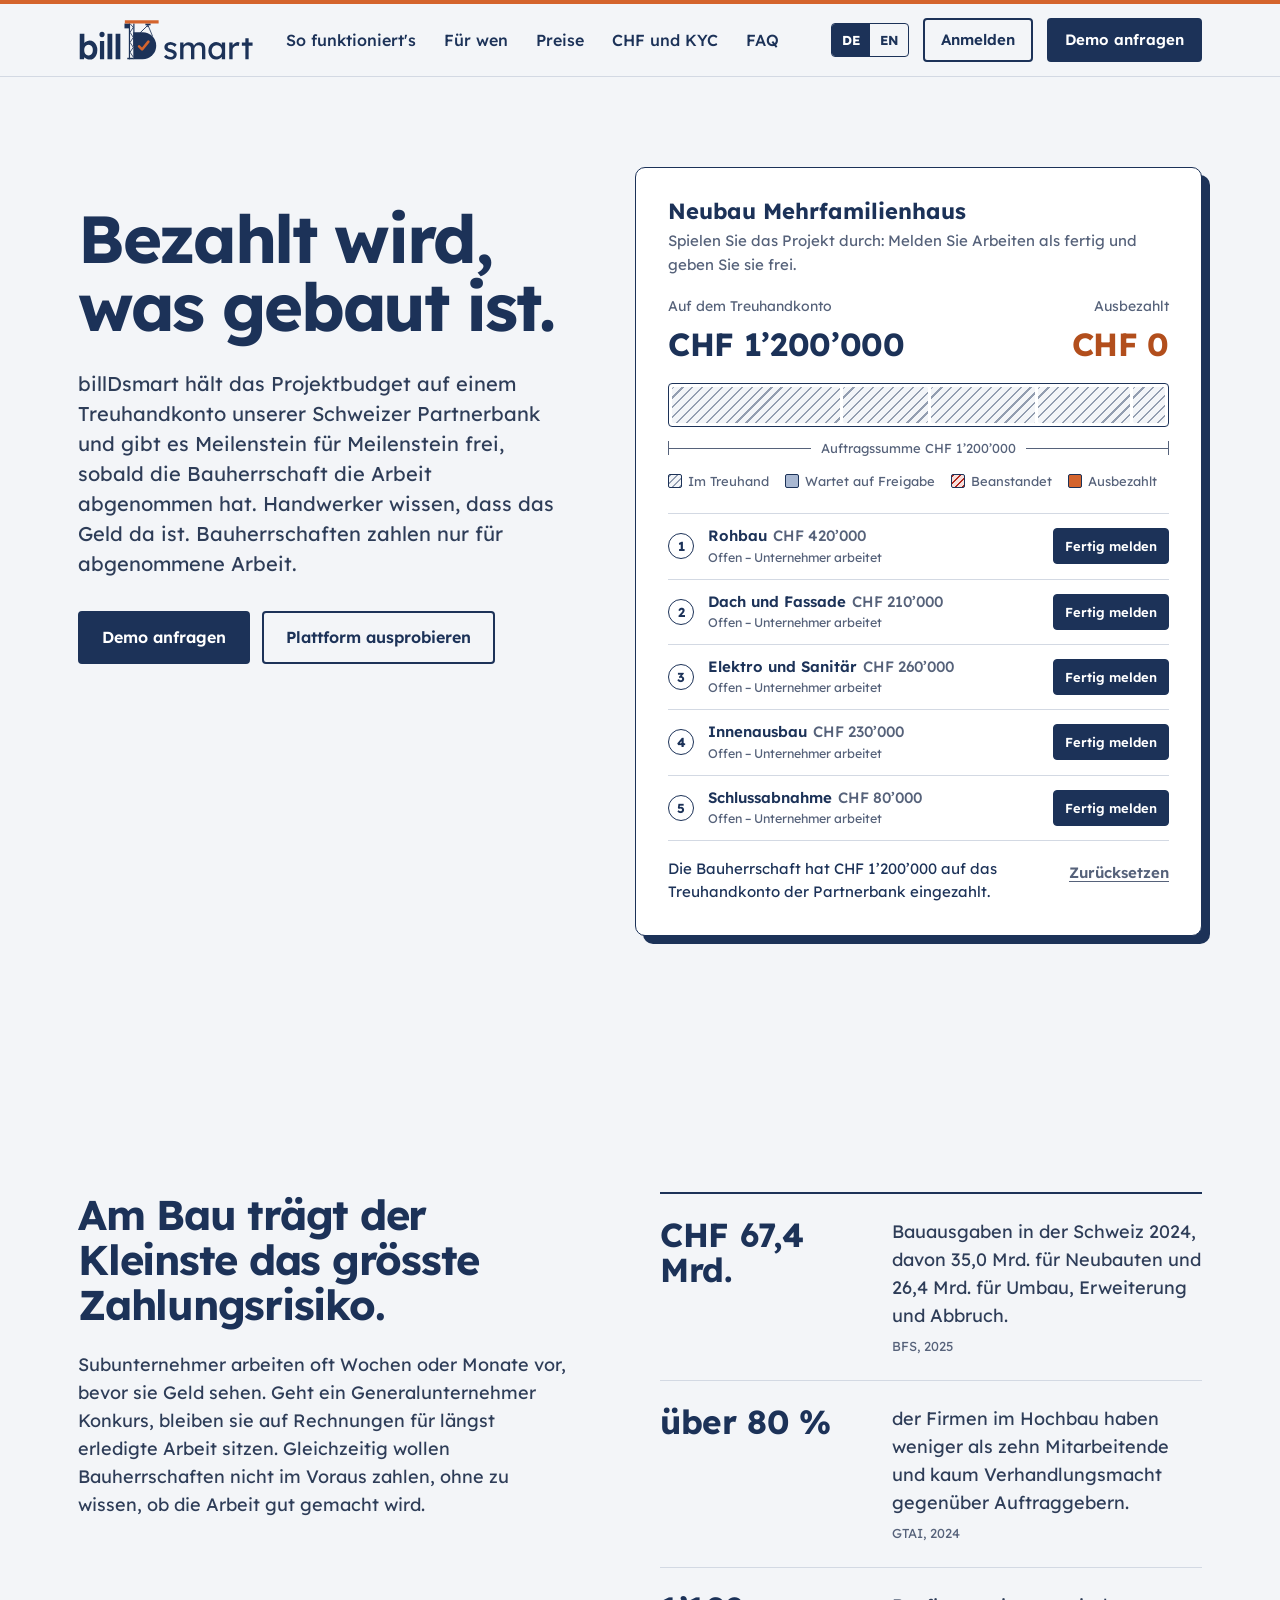
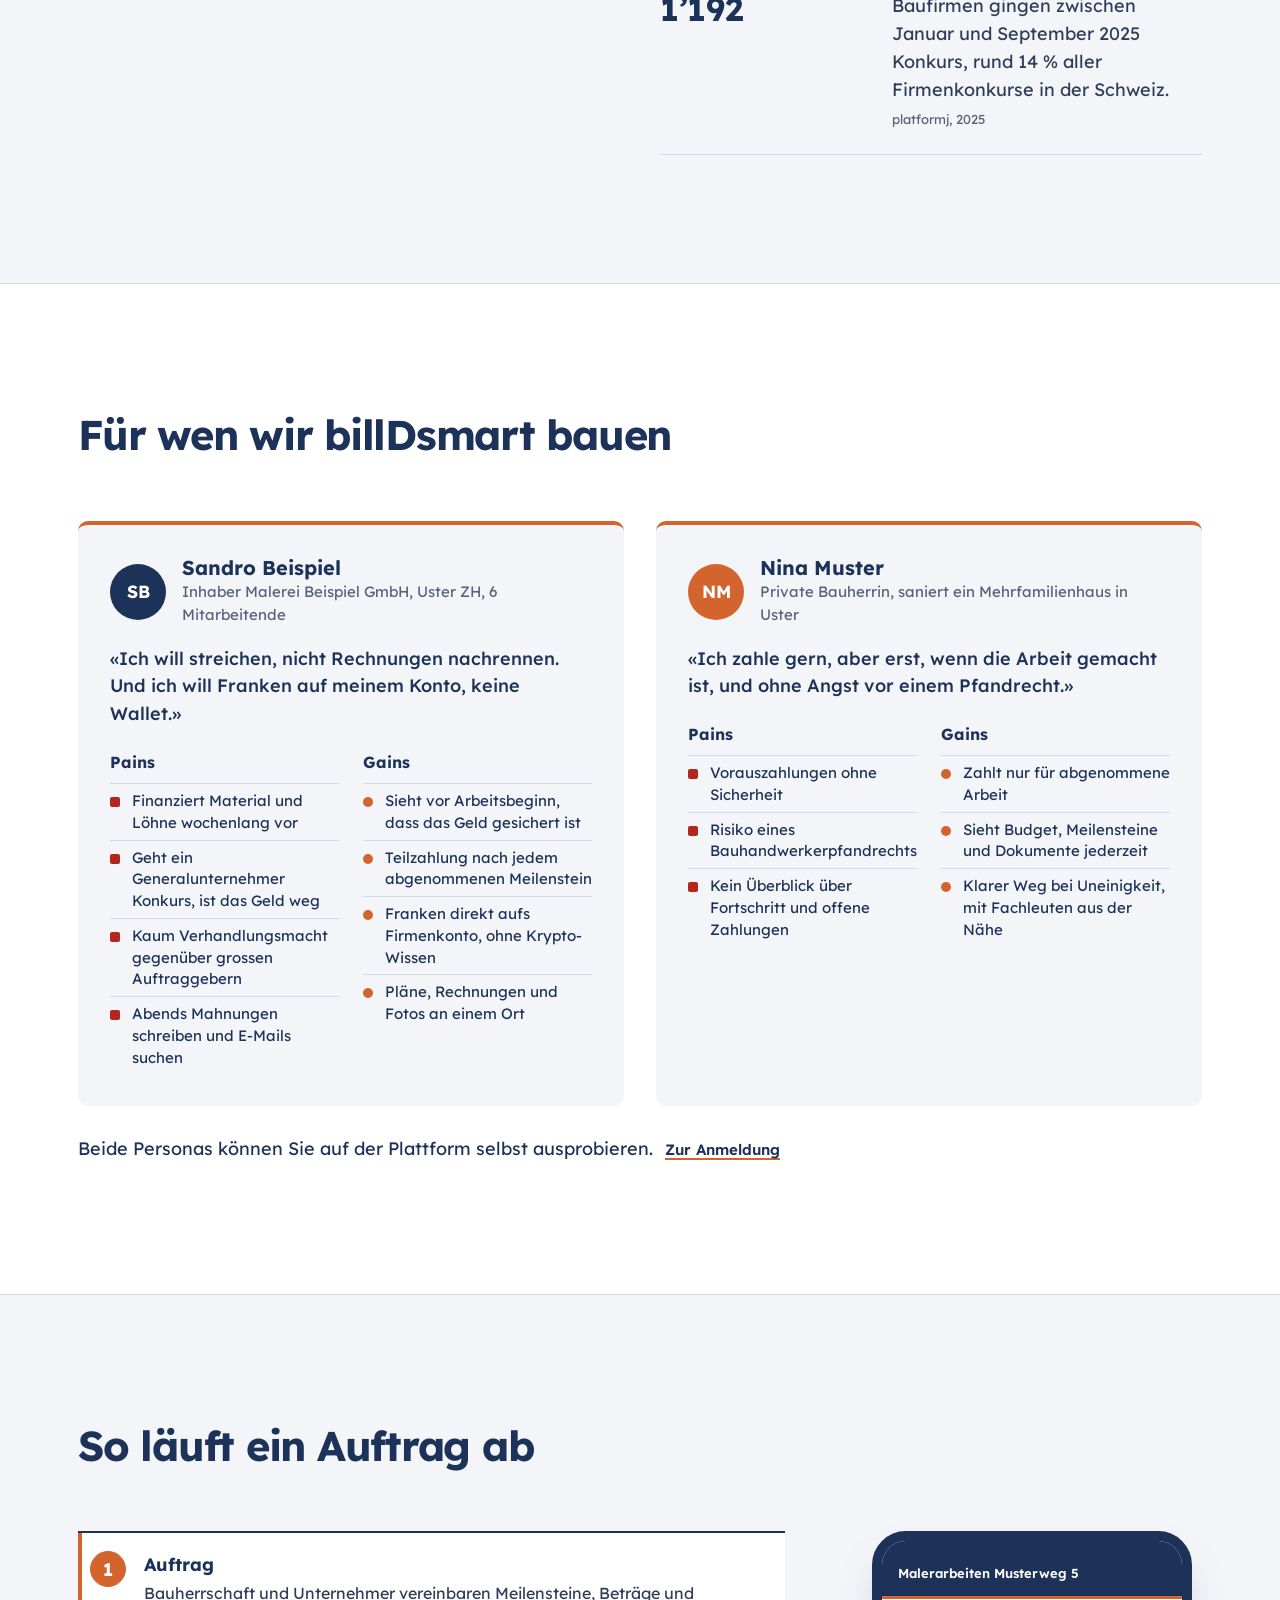
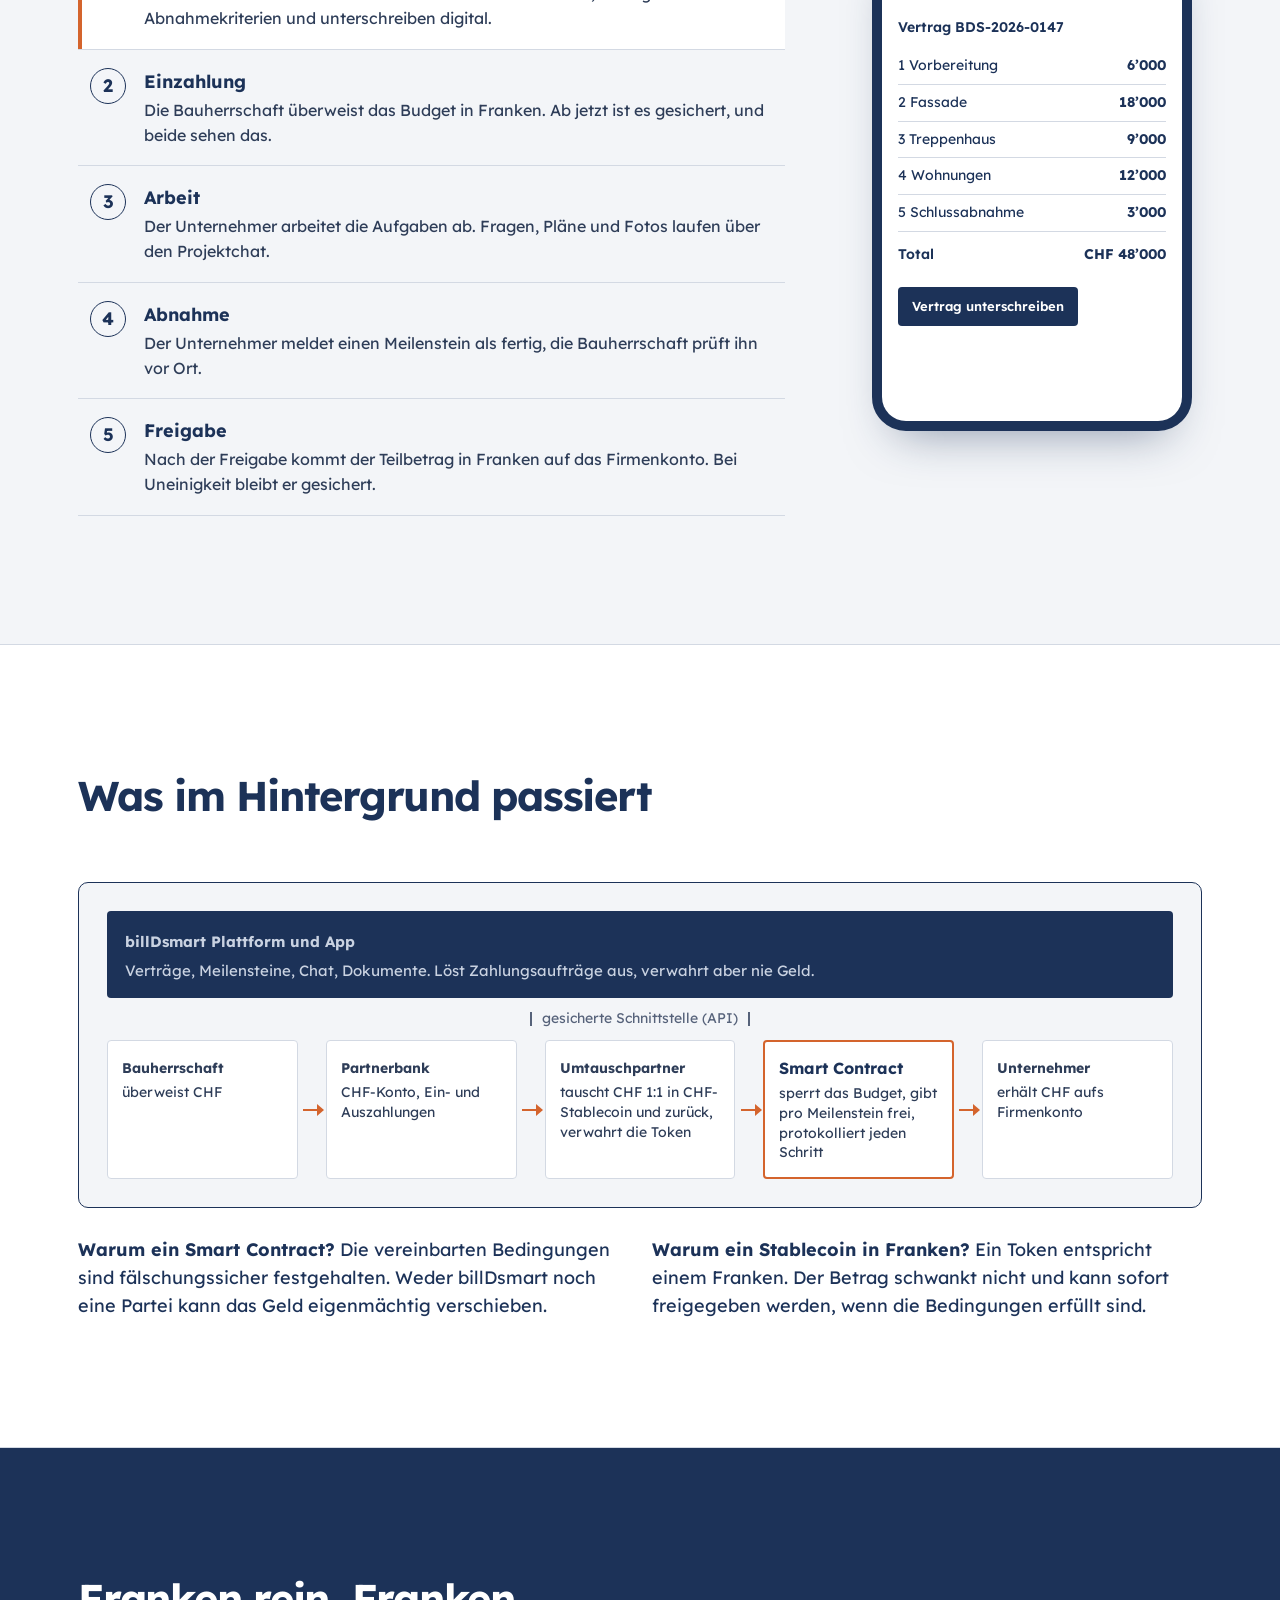
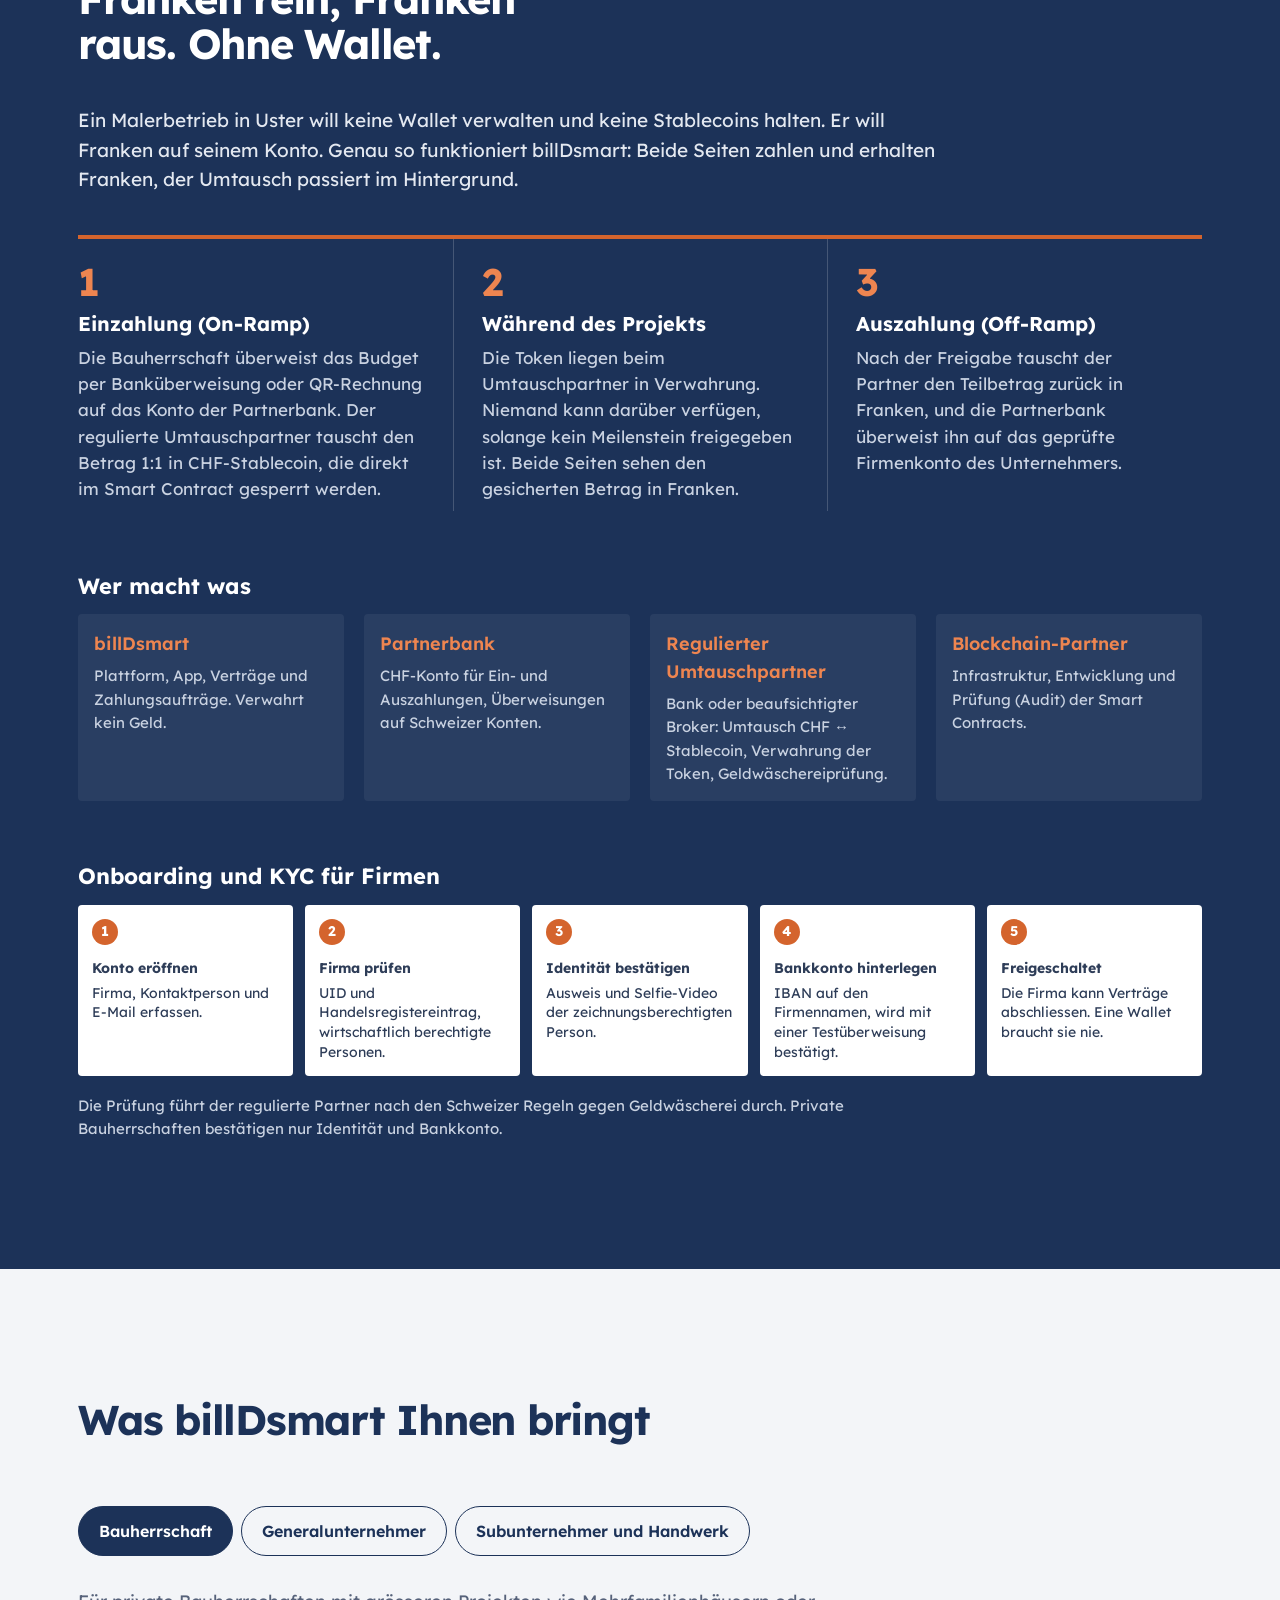
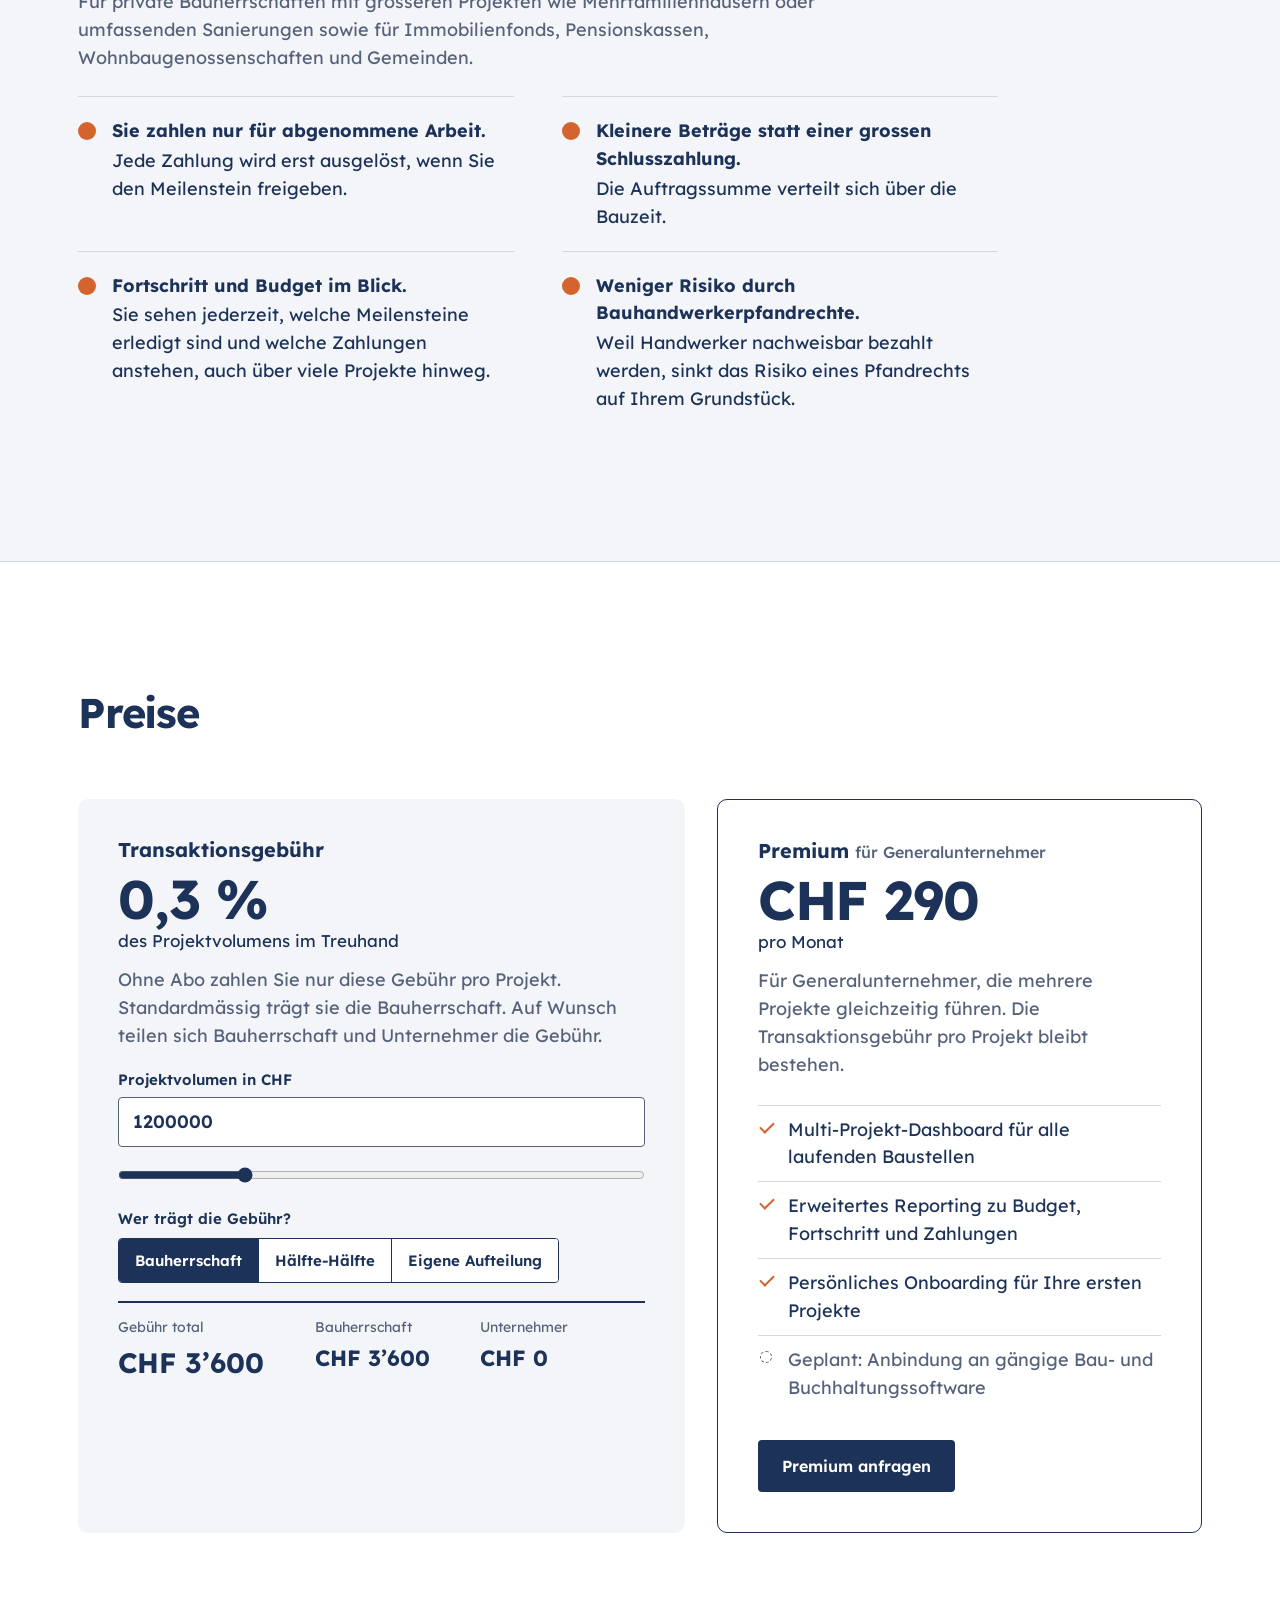
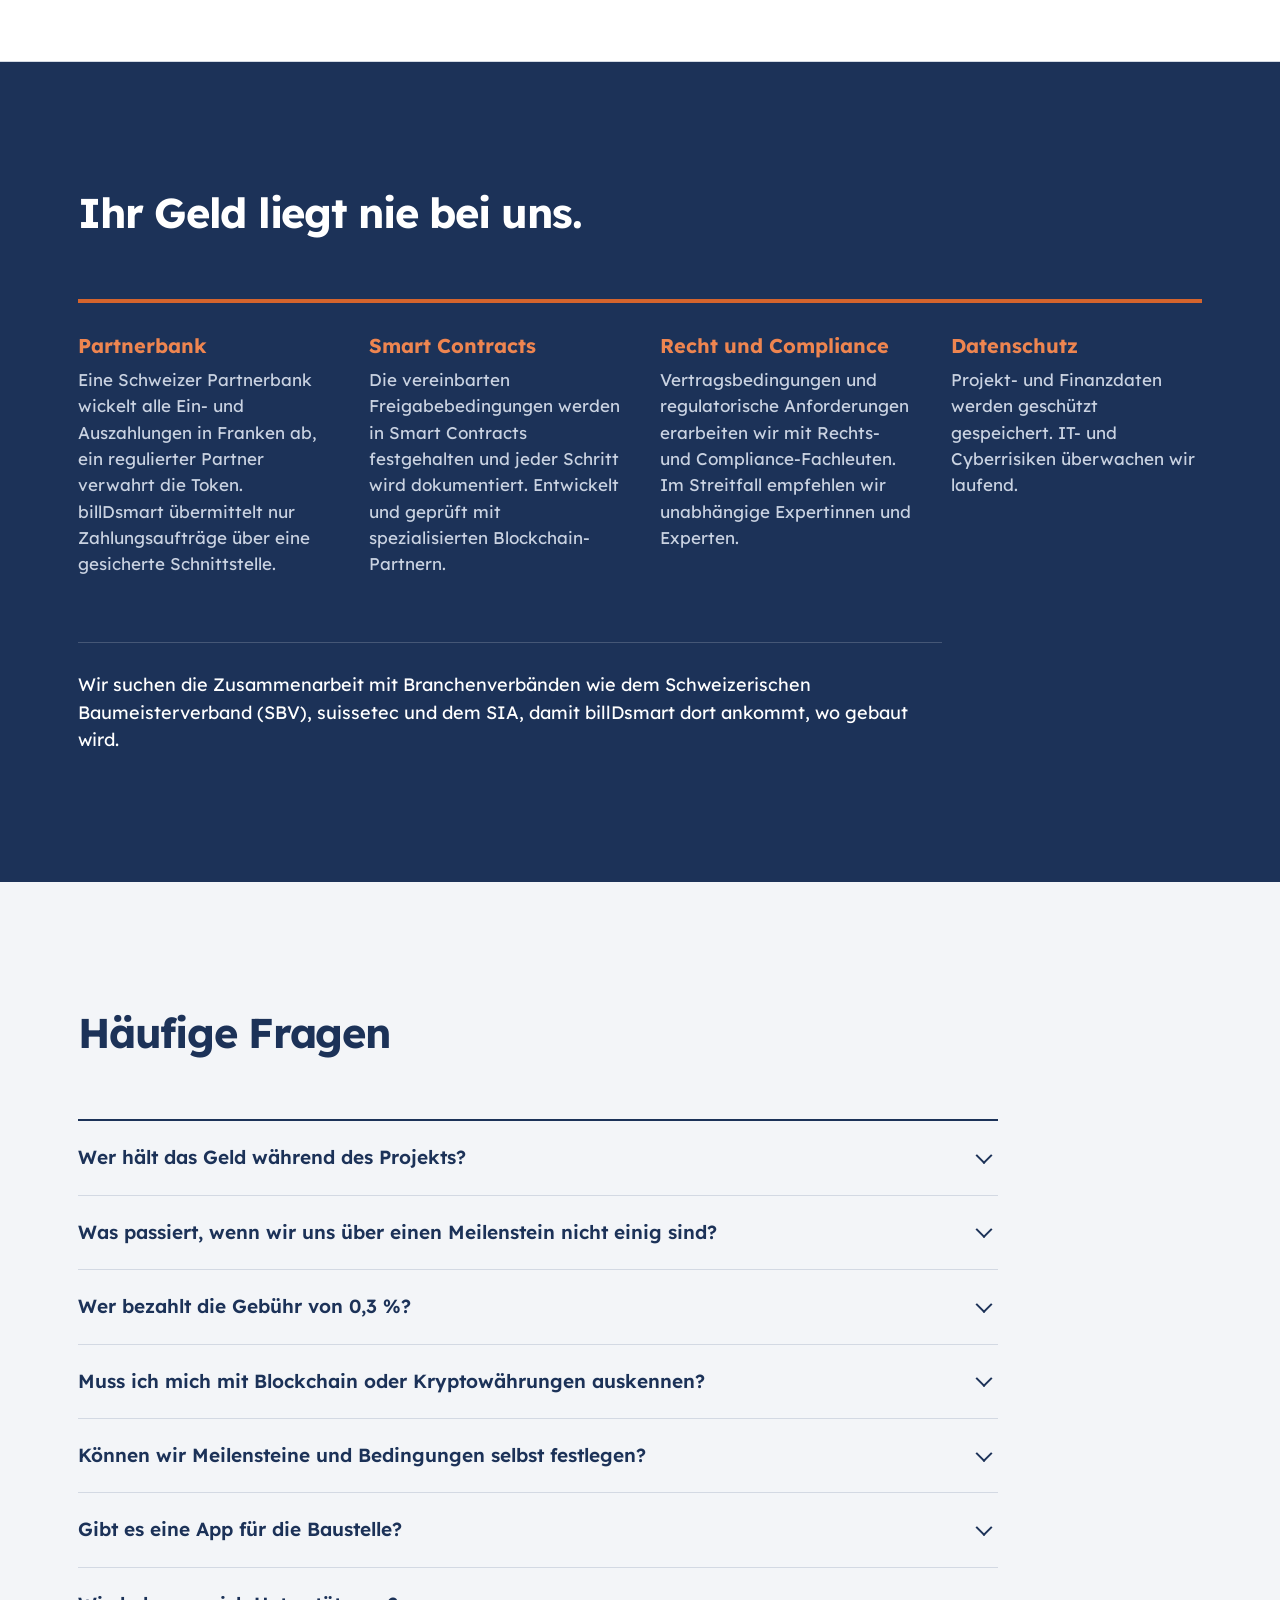
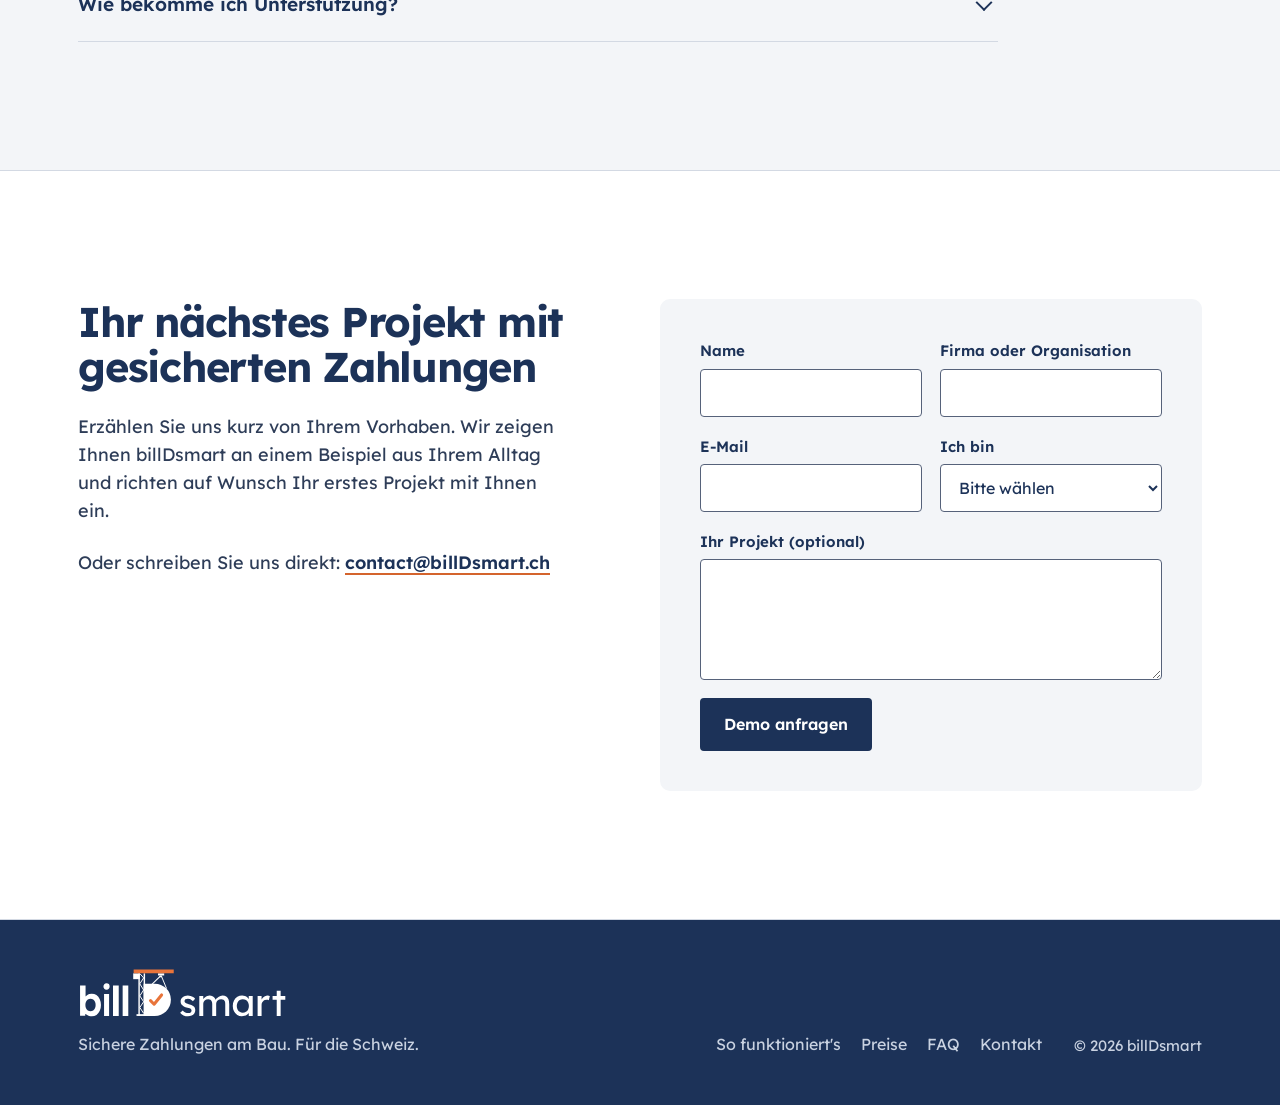
<file: index.html>
<!DOCTYPE html>
<html lang="de">
<head>
  <meta charset="utf-8">
  <meta name="viewport" content="width=device-width, initial-scale=1">
  <title>billDsmart – Sichere Zahlungen am Bau</title>
  <meta name="description" content="billDsmart hält das Baubudget auf einem Treuhandkonto einer Schweizer Partnerbank und zahlt Meilenstein für Meilenstein aus – sobald die Arbeit abgenommen ist.">
  <link rel="icon" href="assets/icon.svg?v=3" type="image/svg+xml">
  <link rel="icon" href="assets/icon-32.png?v=3" type="image/png" sizes="32x32">
  <link rel="apple-touch-icon" href="assets/apple-touch-icon.png?v=3">
  <meta name="theme-color" content="#1C3258">
  <link rel="stylesheet" href="css/styles.css">
</head>
<body>
  <a class="skip-link" href="#main"><span lang="de">Zum Inhalt springen</span><span lang="en">Skip to content</span></a>

  <header class="site-header" id="top">
    <div class="container header-inner">
      <a class="brand" href="#top">
        <img src="assets/logo.svg" alt="billDsmart" width="176" height="42">
      </a>

      <nav class="site-nav" id="site-nav" aria-label="Hauptnavigation">
        <ul>
          <li><a href="#funktionsweise"><span lang="de">So funktioniert's</span><span lang="en">How it works</span></a></li>
          <li><a href="#zielgruppen"><span lang="de">Für wen</span><span lang="en">Who it's for</span></a></li>
          <li><a href="#preise"><span lang="de">Preise</span><span lang="en">Pricing</span></a></li>
          <li><a href="#ein-auszahlung"><span lang="de">CHF und KYC</span><span lang="en">CHF and KYC</span></a></li>
          <li><a href="#faq">FAQ</a></li>
        </ul>
      </nav>

      <div class="header-actions">
        <div class="lang-switch" role="group" aria-label="Sprache / Language">
          <button type="button" data-set-lang="de" aria-pressed="true">DE</button>
          <button type="button" data-set-lang="en" aria-pressed="false">EN</button>
        </div>
        <button type="button" class="btn btn-secondary btn-small header-login" data-open-login><span lang="de">Anmelden</span><span lang="en">Sign in</span></button>
        <a class="btn btn-primary btn-small header-cta" href="#kontakt"><span lang="de">Demo anfragen</span><span lang="en">Request a demo</span></a>
        <button class="nav-toggle" type="button" aria-expanded="false" aria-controls="site-nav">
          <span class="nav-toggle-bars" aria-hidden="true"></span>
          <span class="visually-hidden"><span lang="de">Menü</span><span lang="en">Menu</span></span>
        </button>
      </div>
    </div>
  </header>

  <main id="main">

    <!-- HERO -->
    <section class="hero">
      <div class="container hero-grid">
        <div class="hero-copy">
          <h1>
            <span lang="de">Bezahlt wird, was gebaut ist.</span>
            <span lang="en">Pay for what has been built.</span>
          </h1>
          <p class="lead">
            <span lang="de">billDsmart hält das Projektbudget auf einem Treuhandkonto unserer Schweizer Partnerbank und gibt es Meilenstein für Meilenstein frei, sobald die Bauherrschaft die Arbeit abgenommen hat. Handwerker wissen, dass das Geld da ist. Bauherrschaften zahlen nur für abgenommene Arbeit.</span>
            <span lang="en">billDsmart holds the project budget in an escrow account at our Swiss partner bank and releases it milestone by milestone once the client has approved the work. Contractors know the money is there. Clients only pay for work they have accepted.</span>
          </p>
          <div class="hero-actions">
            <a class="btn btn-primary" href="#kontakt"><span lang="de">Demo anfragen</span><span lang="en">Request a demo</span></a>
            <button type="button" class="btn btn-secondary" data-open-login><span lang="de">Plattform ausprobieren</span><span lang="en">Try the platform</span></button>
          </div>
        </div>

        <!-- Interaktive Treuhand-Demo -->
        <div class="demo" aria-labelledby="demo-title">
          <div class="demo-head">
            <div>
              <h2 class="demo-title" id="demo-title">
                <span lang="de">Neubau Mehrfamilienhaus</span>
                <span lang="en">New multi-family building</span>
              </h2>
              <p class="demo-hint">
                <span lang="de">Spielen Sie das Projekt durch: Melden Sie Arbeiten als fertig und geben Sie sie frei.</span>
                <span lang="en">Play through the project: mark work as done and approve it.</span>
              </p>
            </div>
          </div>

          <div class="balance">
            <div class="balance-figures">
              <div class="figure">
                <span class="figure-label"><span lang="de">Auf dem Treuhandkonto</span><span lang="en">Held in escrow</span></span>
                <strong class="figure-value" id="escrow-amount">CHF 1’200’000</strong>
              </div>
              <div class="figure">
                <span class="figure-label"><span lang="de">Ausbezahlt</span><span lang="en">Paid out</span></span>
                <strong class="figure-value figure-paid" id="paid-amount">CHF 0</strong>
              </div>
            </div>
            <div class="bar" id="bar" aria-hidden="true"></div>
            <div class="dimension" aria-hidden="true">
              <span><span lang="de">Auftragssumme</span><span lang="en">Contract value</span> <span id="total-amount">CHF 1’200’000</span></span>
            </div>
            <ul class="legend" aria-hidden="true">
              <li><i class="swatch swatch-held"></i><span lang="de">Im Treuhand</span><span lang="en">In escrow</span></li>
              <li><i class="swatch swatch-reported"></i><span lang="de">Wartet auf Freigabe</span><span lang="en">Awaiting approval</span></li>
              <li><i class="swatch swatch-disputed"></i><span lang="de">Beanstandet</span><span lang="en">Disputed</span></li>
              <li><i class="swatch swatch-paid"></i><span lang="de">Ausbezahlt</span><span lang="en">Paid</span></li>
            </ul>
          </div>

          <ol class="milestones" id="milestones"></ol>

          <div class="demo-foot">
            <p class="demo-log" id="demo-log" aria-live="polite"></p>
            <button type="button" class="link-btn" id="demo-reset"><span lang="de">Zurücksetzen</span><span lang="en">Reset</span></button>
          </div>
        </div>
      </div>
    </section>

    <!-- AUSGANGSLAGE -->
    <section class="section" id="ausgangslage" aria-labelledby="ausgangslage-title">
      <div class="container split">
        <div class="split-intro">
          <h2 id="ausgangslage-title">
            <span lang="de">Am Bau trägt der Kleinste das grösste Zahlungsrisiko.</span>
            <span lang="en">In construction, the smallest firms carry the biggest payment risk.</span>
          </h2>
          <p>
            <span lang="de">Subunternehmer arbeiten oft Wochen oder Monate vor, bevor sie Geld sehen. Geht ein Generalunternehmer Konkurs, bleiben sie auf Rechnungen für längst erledigte Arbeit sitzen. Gleichzeitig wollen Bauherrschaften nicht im Voraus zahlen, ohne zu wissen, ob die Arbeit gut gemacht wird.</span>
            <span lang="en">Subcontractors often work for weeks or months before they see any money. If a general contractor goes bankrupt, they are left with unpaid invoices for work long completed. At the same time, clients don't want to pay upfront without knowing the work will be done well.</span>
          </p>
        </div>
        <dl class="facts">
          <div class="fact">
            <dt>CHF 67,4 <span lang="de">Mrd.</span><span lang="en">bn</span></dt>
            <dd>
              <span lang="de">Bauausgaben in der Schweiz 2024, davon 35,0 Mrd. für Neubauten und 26,4 Mrd. für Umbau, Erweiterung und Abbruch.</span>
              <span lang="en">Construction spending in Switzerland in 2024, of which 35.0 bn on new construction and 26.4 bn on renovation, extension and demolition.</span>
              <cite>BFS, 2025</cite>
            </dd>
          </div>
          <div class="fact">
            <dt><span lang="de">über 80 %</span><span lang="en">over 80%</span></dt>
            <dd>
              <span lang="de">der Firmen im Hochbau haben weniger als zehn Mitarbeitende und kaum Verhandlungsmacht gegenüber Auftraggebern.</span>
              <span lang="en">of building construction firms have fewer than ten employees and little bargaining power towards their clients.</span>
              <cite>GTAI, 2024</cite>
            </dd>
          </div>
          <div class="fact">
            <dt>1’192</dt>
            <dd>
              <span lang="de">Baufirmen gingen zwischen Januar und September 2025 Konkurs, rund 14 % aller Firmenkonkurse in der Schweiz.</span>
              <span lang="en">construction companies went bankrupt between January and September 2025, around 14% of all company bankruptcies in Switzerland.</span>
              <cite>platformj, 2025</cite>
            </dd>
          </div>
        </dl>
      </div>
    </section>

    <!-- PERSONAS -->
    <section class="section section-light" id="personas" aria-labelledby="personas-title">
      <div class="container">
        <h2 id="personas-title" class="section-title">
          <span lang="de">Für wen wir billDsmart bauen</span>
          <span lang="en">Who we are building billDsmart for</span>
        </h2>
        <div class="personas">
          <article class="persona">
            <header class="persona-head">
              <div class="persona-avatar" aria-hidden="true"><span lang="de">SB</span><span lang="en">SE</span></div>
              <div>
                <h3><span lang="de">Sandro Beispiel</span><span lang="en">Sandro Example</span></h3>
                <p class="persona-role"><span lang="de">Inhaber Malerei Beispiel GmbH, Uster ZH, 6 Mitarbeitende</span><span lang="en">Owner of Example Painting Ltd, Uster ZH, 6 employees</span></p>
              </div>
            </header>
            <p class="persona-quote"><span lang="de">«Ich will streichen, nicht Rechnungen nachrennen. Und ich will Franken auf meinem Konto, keine Wallet.»</span><span lang="en">“I want to paint, not chase invoices. And I want Swiss francs in my account, not a wallet.”</span></p>
            <div class="pg">
              <div class="pg-col pains">
                <h4><span lang="de">Pains</span><span lang="en">Pains</span></h4>
                <ul>
                  <li><span lang="de">Finanziert Material und Löhne wochenlang vor</span><span lang="en">Pre-finances materials and wages for weeks</span></li>
                  <li><span lang="de">Geht ein Generalunternehmer Konkurs, ist das Geld weg</span><span lang="en">If a general contractor goes bankrupt, the money is gone</span></li>
                  <li><span lang="de">Kaum Verhandlungsmacht gegenüber grossen Auftraggebern</span><span lang="en">Little bargaining power towards large clients</span></li>
                  <li><span lang="de">Abends Mahnungen schreiben und E-Mails suchen</span><span lang="en">Writing reminders and searching emails in the evening</span></li>
                </ul>
              </div>
              <div class="pg-col gains">
                <h4><span lang="de">Gains</span><span lang="en">Gains</span></h4>
                <ul>
                  <li><span lang="de">Sieht vor Arbeitsbeginn, dass das Geld gesichert ist</span><span lang="en">Sees the money is secured before work starts</span></li>
                  <li><span lang="de">Teilzahlung nach jedem abgenommenen Meilenstein</span><span lang="en">Partial payment after every approved milestone</span></li>
                  <li><span lang="de">Franken direkt aufs Firmenkonto, ohne Krypto-Wissen</span><span lang="en">Francs straight to the company account, no crypto knowledge needed</span></li>
                  <li><span lang="de">Pläne, Rechnungen und Fotos an einem Ort</span><span lang="en">Plans, invoices and photos in one place</span></li>
                </ul>
              </div>
            </div>
          </article>

          <article class="persona">
            <header class="persona-head">
              <div class="persona-avatar persona-avatar-client" aria-hidden="true"><span lang="de">NM</span><span lang="en">NS</span></div>
              <div>
                <h3><span lang="de">Nina Muster</span><span lang="en">Nina Sample</span></h3>
                <p class="persona-role"><span lang="de">Private Bauherrin, saniert ein Mehrfamilienhaus in Uster</span><span lang="en">Private client, renovating a multi-family building in Uster</span></p>
              </div>
            </header>
            <p class="persona-quote"><span lang="de">«Ich zahle gern, aber erst, wenn die Arbeit gemacht ist, und ohne Angst vor einem Pfandrecht.»</span><span lang="en">“I'm happy to pay, but only once the work is done, and without worrying about a lien.”</span></p>
            <div class="pg">
              <div class="pg-col pains">
                <h4>Pains</h4>
                <ul>
                  <li><span lang="de">Vorauszahlungen ohne Sicherheit</span><span lang="en">Advance payments without any security</span></li>
                  <li><span lang="de">Risiko eines Bauhandwerkerpfandrechts</span><span lang="en">Risk of a builders' lien</span></li>
                  <li><span lang="de">Kein Überblick über Fortschritt und offene Zahlungen</span><span lang="en">No overview of progress and open payments</span></li>
                </ul>
              </div>
              <div class="pg-col gains">
                <h4>Gains</h4>
                <ul>
                  <li><span lang="de">Zahlt nur für abgenommene Arbeit</span><span lang="en">Only pays for accepted work</span></li>
                  <li><span lang="de">Sieht Budget, Meilensteine und Dokumente jederzeit</span><span lang="en">Sees budget, milestones and documents at any time</span></li>
                  <li><span lang="de">Klarer Weg bei Uneinigkeit, mit Fachleuten aus der Nähe</span><span lang="en">A clear path if you disagree, with experts nearby</span></li>
                </ul>
              </div>
            </div>
          </article>
        </div>
        <p class="persona-note">
          <span lang="de">Beide Personas können Sie auf der Plattform selbst ausprobieren.</span>
          <span lang="en">You can try out both personas on the platform yourself.</span>
          <button type="button" class="link-btn link-btn-strong" data-open-login><span lang="de">Zur Anmeldung</span><span lang="en">Go to sign-in</span></button>
        </p>
      </div>
    </section>

    <!-- ABLAUF (Escrow-Lifecycle aus Sicht der Nutzer) -->
    <section class="section" id="funktionsweise" aria-labelledby="funktionsweise-title">
      <div class="container">
        <h2 id="funktionsweise-title" class="section-title">
          <span lang="de">So läuft ein Auftrag ab</span>
          <span lang="en">How a job works</span>
        </h2>
        <div class="lifecycle">
          <ol class="lifecycle-steps" id="lifecycle-steps">
            <li><button type="button" class="lc-step" data-step="1" aria-pressed="true">
              <strong><span lang="de">Auftrag</span><span lang="en">Order</span></strong>
              <span><span lang="de">Bauherrschaft und Unternehmer vereinbaren Meilensteine, Beträge und Abnahmekriterien und unterschreiben digital.</span><span lang="en">Client and contractor agree on milestones, amounts and acceptance criteria and sign digitally.</span></span>
            </button></li>
            <li><button type="button" class="lc-step" data-step="2" aria-pressed="false">
              <strong><span lang="de">Einzahlung</span><span lang="en">Deposit</span></strong>
              <span><span lang="de">Die Bauherrschaft überweist das Budget in Franken. Ab jetzt ist es gesichert, und beide sehen das.</span><span lang="en">The client transfers the budget in Swiss francs. From now on it is secured, and both can see it.</span></span>
            </button></li>
            <li><button type="button" class="lc-step" data-step="3" aria-pressed="false">
              <strong><span lang="de">Arbeit</span><span lang="en">Work</span></strong>
              <span><span lang="de">Der Unternehmer arbeitet die Aufgaben ab. Fragen, Pläne und Fotos laufen über den Projektchat.</span><span lang="en">The contractor works through the tasks. Questions, plans and photos go through the project chat.</span></span>
            </button></li>
            <li><button type="button" class="lc-step" data-step="4" aria-pressed="false">
              <strong><span lang="de">Abnahme</span><span lang="en">Acceptance</span></strong>
              <span><span lang="de">Der Unternehmer meldet einen Meilenstein als fertig, die Bauherrschaft prüft ihn vor Ort.</span><span lang="en">The contractor marks a milestone as done and the client checks it on site.</span></span>
            </button></li>
            <li><button type="button" class="lc-step" data-step="5" aria-pressed="false">
              <strong><span lang="de">Freigabe</span><span lang="en">Release</span></strong>
              <span><span lang="de">Nach der Freigabe kommt der Teilbetrag in Franken auf das Firmenkonto. Bei Uneinigkeit bleibt er gesichert.</span><span lang="en">After approval, the partial amount arrives in Swiss francs in the company account. If there is a disagreement, it stays secured.</span></span>
            </button></li>
          </ol>

          <div class="phone" aria-live="polite">
            <div class="phone-screen">
              <div class="phone-bar"><span lang="de">Malerarbeiten Musterweg 5</span><span lang="en">Painting works Sample Street 5</span></div>
              <div class="phone-view" data-view="1">
                <p class="pv-label"><span lang="de">Vertrag BDS-2026-0147</span><span lang="en">Contract BDS-2026-0147</span></p>
                <ul class="pv-list">
                  <li><span>1 <span lang="de">Vorbereitung</span><span lang="en">Preparation</span></span><b><span lang="de">6’000</span><span lang="en">6,000</span></b></li>
                  <li><span>2 <span lang="de">Fassade</span><span lang="en">Façade</span></span><b><span lang="de">18’000</span><span lang="en">18,000</span></b></li>
                  <li><span>3 <span lang="de">Treppenhaus</span><span lang="en">Stairwell</span></span><b><span lang="de">9’000</span><span lang="en">9,000</span></b></li>
                  <li><span>4 <span lang="de">Wohnungen</span><span lang="en">Apartments</span></span><b><span lang="de">12’000</span><span lang="en">12,000</span></b></li>
                  <li><span>5 <span lang="de">Schlussabnahme</span><span lang="en">Final acceptance</span></span><b><span lang="de">3’000</span><span lang="en">3,000</span></b></li>
                </ul>
                <p class="pv-total"><span lang="de">Total</span><span lang="en">Total</span> <b><span lang="de">CHF 48’000</span><span lang="en">CHF 48,000</span></b></p>
                <span class="pv-btn"><span lang="de">Vertrag unterschreiben</span><span lang="en">Sign contract</span></span>
              </div>
              <div class="phone-view" data-view="2" hidden>
                <p class="pv-label"><span lang="de">Budget einzahlen</span><span lang="en">Deposit budget</span></p>
                <p class="pv-big"><span lang="de">CHF 48’144</span><span lang="en">CHF 48,144</span></p>
                <p class="pv-small"><span lang="de">inkl. Gebühr 0,3 % (CHF 144)</span><span lang="en">incl. 0.3% fee (CHF 144)</span></p>
                <div class="pv-box"><span lang="de">Empfänger: Partnerbank<br>Referenz: BDS-2026-0147</span><span lang="en">Payee: partner bank<br>Reference: BDS-2026-0147</span></div>
                <p class="pv-ok"><span lang="de">Geld gesichert</span><span lang="en">Money secured</span></p>
              </div>
              <div class="phone-view" data-view="3" hidden>
                <p class="pv-label"><span lang="de">Meilenstein 2: Fassade</span><span lang="en">Milestone 2: Façade</span></p>
                <ul class="pv-tasks">
                  <li class="done"><span lang="de">Fassade waschen</span><span lang="en">Wash façade</span></li>
                  <li class="done"><span lang="de">Risse ausbessern</span><span lang="en">Repair cracks</span></li>
                  <li><span lang="de">Grundierung</span><span lang="en">Primer</span></li>
                  <li><span lang="de">Zwei Anstriche</span><span lang="en">Two coats</span></li>
                </ul>
                <div class="pv-chat"><span lang="de">Nina: Farbton wie im Farbkonzept?</span><span lang="en">Nina: Colour as in the colour concept?</span></div>
                <div class="pv-chat pv-chat-me"><span lang="de">Sandro: Ja, NCS S 1005-Y20R.</span><span lang="en">Sandro: Yes, NCS S 1005-Y20R.</span></div>
              </div>
              <div class="phone-view" data-view="4" hidden>
                <p class="pv-label"><span lang="de">Fassade fertig gemeldet</span><span lang="en">Façade marked as done</span></p>
                <div class="pv-photo" aria-hidden="true"></div>
                <p class="pv-small"><span lang="de">Abnahmekriterium: zwei Anstriche, Farbton gemäss Konzept</span><span lang="en">Acceptance criterion: two coats, colour as per concept</span></p>
                <div class="pv-actions"><span class="pv-btn"><span lang="de">Freigeben</span><span lang="en">Approve</span></span><span class="pv-btn pv-btn-ghost"><span lang="de">Beanstanden</span><span lang="en">Dispute</span></span></div>
              </div>
              <div class="phone-view" data-view="5" hidden>
                <div class="pv-check" aria-hidden="true"></div>
                <p class="pv-big"><span lang="de">CHF 18’000</span><span lang="en">CHF 18,000</span></p>
                <p class="pv-small"><span lang="de">auf Ihr Konto CH00 … 0002 überwiesen</span><span lang="en">transferred to your account CH00 … 0002</span></p>
                <p class="pv-label"><span lang="de">Noch gesichert: CHF 24’000</span><span lang="en">Still secured: CHF 24,000</span></p>
              </div>
            </div>
          </div>
        </div>
      </div>
    </section>

    <!-- ARCHITEKTUR (was im Hintergrund passiert) -->
    <section class="section section-light" id="architektur" aria-labelledby="architektur-title">
      <div class="container">
        <h2 id="architektur-title" class="section-title">
          <span lang="de">Was im Hintergrund passiert</span>
          <span lang="en">What happens behind the scenes</span>
        </h2>
        <div class="arch" aria-label="Architektur">
          <div class="arch-platform">
            <strong><span lang="de">billDsmart Plattform und App</span><span lang="en">billDsmart platform and app</span></strong>
            <span><span lang="de">Verträge, Meilensteine, Chat, Dokumente. Löst Zahlungsaufträge aus, verwahrt aber nie Geld.</span><span lang="en">Contracts, milestones, chat, documents. Triggers payment instructions but never holds money.</span></span>
          </div>
          <div class="arch-api"><span lang="de">gesicherte Schnittstelle (API)</span><span lang="en">secured interface (API)</span></div>
          <ol class="arch-flow">
            <li class="arch-node">
              <strong><span lang="de">Bauherrschaft</span><span lang="en">Client</span></strong>
              <span><span lang="de">überweist CHF</span><span lang="en">transfers CHF</span></span>
            </li>
            <li class="arch-node">
              <strong><span lang="de">Partnerbank</span><span lang="en">Partner bank</span></strong>
              <span><span lang="de">CHF-Konto, Ein- und Auszahlungen</span><span lang="en">CHF account, deposits and payouts</span></span>
            </li>
            <li class="arch-node">
              <strong><span lang="de">Umtauschpartner</span><span lang="en">Exchange partner</span></strong>
              <span><span lang="de">tauscht CHF 1:1 in CHF-Stablecoin und zurück, verwahrt die Token</span><span lang="en">swaps CHF 1:1 into CHF stablecoin and back, holds the tokens in custody</span></span>
            </li>
            <li class="arch-node arch-node-key">
              <strong>Smart Contract</strong>
              <span><span lang="de">sperrt das Budget, gibt pro Meilenstein frei, protokolliert jeden Schritt</span><span lang="en">locks the budget, releases per milestone, records every step</span></span>
            </li>
            <li class="arch-node">
              <strong><span lang="de">Unternehmer</span><span lang="en">Contractor</span></strong>
              <span><span lang="de">erhält CHF aufs Firmenkonto</span><span lang="en">receives CHF in the company account</span></span>
            </li>
          </ol>
        </div>
        <div class="arch-notes">
          <p><strong><span lang="de">Warum ein Smart Contract?</span><span lang="en">Why a smart contract?</span></strong> <span lang="de">Die vereinbarten Bedingungen sind fälschungssicher festgehalten. Weder billDsmart noch eine Partei kann das Geld eigenmächtig verschieben.</span><span lang="en">The agreed conditions are recorded tamper-proof. Neither billDsmart nor either party can move the money on their own.</span></p>
          <p><strong><span lang="de">Warum ein Stablecoin in Franken?</span><span lang="en">Why a Swiss franc stablecoin?</span></strong> <span lang="de">Ein Token entspricht einem Franken. Der Betrag schwankt nicht und kann sofort freigegeben werden, wenn die Bedingungen erfüllt sind.</span><span lang="en">One token equals one franc. The amount doesn't fluctuate and can be released immediately once the conditions are met.</span></p>
        </div>
      </div>
    </section>

    <!-- ON-/OFF-RAMP UND KYC -->
    <section class="section section-dark" id="ein-auszahlung" aria-labelledby="ramp-title">
      <div class="container">
        <h2 id="ramp-title" class="section-title">
          <span lang="de">Franken rein, Franken raus. Ohne Wallet.</span>
          <span lang="en">Francs in, francs out. No wallet.</span>
        </h2>
        <p class="ramp-lead">
          <span lang="de">Ein Malerbetrieb in Uster will keine Wallet verwalten und keine Stablecoins halten. Er will Franken auf seinem Konto. Genau so funktioniert billDsmart: Beide Seiten zahlen und erhalten Franken, der Umtausch passiert im Hintergrund.</span>
          <span lang="en">A painting business in Uster doesn't want to manage a wallet or hold stablecoins. It wants francs in its account. That's exactly how billDsmart works: both sides pay and receive francs, and the exchange happens in the background.</span>
        </p>
        <ol class="ramp">
          <li>
            <h3><span lang="de">Einzahlung (On-Ramp)</span><span lang="en">Deposit (on-ramp)</span></h3>
            <p><span lang="de">Die Bauherrschaft überweist das Budget per Banküberweisung oder QR-Rechnung auf das Konto der Partnerbank. Der regulierte Umtauschpartner tauscht den Betrag 1:1 in CHF-Stablecoin, die direkt im Smart Contract gesperrt werden.</span><span lang="en">The client transfers the budget by bank transfer or QR bill to the partner bank's account. The regulated exchange partner swaps the amount 1:1 into CHF stablecoin, which is locked straight into the smart contract.</span></p>
          </li>
          <li>
            <h3><span lang="de">Während des Projekts</span><span lang="en">During the project</span></h3>
            <p><span lang="de">Die Token liegen beim Umtauschpartner in Verwahrung. Niemand kann darüber verfügen, solange kein Meilenstein freigegeben ist. Beide Seiten sehen den gesicherten Betrag in Franken.</span><span lang="en">The tokens are held in custody by the exchange partner. Nobody can access them until a milestone is approved. Both sides see the secured amount in francs.</span></p>
          </li>
          <li>
            <h3><span lang="de">Auszahlung (Off-Ramp)</span><span lang="en">Payout (off-ramp)</span></h3>
            <p><span lang="de">Nach der Freigabe tauscht der Partner den Teilbetrag zurück in Franken, und die Partnerbank überweist ihn auf das geprüfte Firmenkonto des Unternehmers.</span><span lang="en">After approval, the partner swaps the partial amount back into francs and the partner bank transfers it to the contractor's verified company account.</span></p>
          </li>
        </ol>

        <div class="roles">
          <h3><span lang="de">Wer macht was</span><span lang="en">Who does what</span></h3>
          <dl class="roles-list">
            <div><dt>billDsmart</dt><dd><span lang="de">Plattform, App, Verträge und Zahlungsaufträge. Verwahrt kein Geld.</span><span lang="en">Platform, app, contracts and payment instructions. Holds no money.</span></dd></div>
            <div><dt><span lang="de">Partnerbank</span><span lang="en">Partner bank</span></dt><dd><span lang="de">CHF-Konto für Ein- und Auszahlungen, Überweisungen auf Schweizer Konten.</span><span lang="en">CHF account for deposits and payouts, transfers to Swiss accounts.</span></dd></div>
            <div><dt><span lang="de">Regulierter Umtauschpartner</span><span lang="en">Regulated exchange partner</span></dt><dd><span lang="de">Bank oder beaufsichtigter Broker: Umtausch CHF ↔ Stablecoin, Verwahrung der Token, Geldwäschereiprüfung.</span><span lang="en">Bank or supervised broker: CHF ↔ stablecoin exchange, token custody, anti-money-laundering checks.</span></dd></div>
            <div><dt><span lang="de">Blockchain-Partner</span><span lang="en">Blockchain partner</span></dt><dd><span lang="de">Infrastruktur, Entwicklung und Prüfung (Audit) der Smart Contracts.</span><span lang="en">Infrastructure, development and audit of the smart contracts.</span></dd></div>
          </dl>
        </div>

        <div class="kyc">
          <h3><span lang="de">Onboarding und KYC für Firmen</span><span lang="en">Onboarding and KYC for companies</span></h3>
          <ol class="kyc-steps">
            <li><strong><span lang="de">Konto eröffnen</span><span lang="en">Open an account</span></strong><span><span lang="de">Firma, Kontaktperson und E-Mail erfassen.</span><span lang="en">Enter company, contact person and email.</span></span></li>
            <li><strong><span lang="de">Firma prüfen</span><span lang="en">Verify the company</span></strong><span><span lang="de">UID und Handelsregistereintrag, wirtschaftlich berechtigte Personen.</span><span lang="en">Business ID (UID) and commercial register entry, beneficial owners.</span></span></li>
            <li><strong><span lang="de">Identität bestätigen</span><span lang="en">Confirm identity</span></strong><span><span lang="de">Ausweis und Selfie-Video der zeichnungsberechtigten Person.</span><span lang="en">ID document and selfie video of the authorised signatory.</span></span></li>
            <li><strong><span lang="de">Bankkonto hinterlegen</span><span lang="en">Add bank account</span></strong><span><span lang="de">IBAN auf den Firmennamen, wird mit einer Testüberweisung bestätigt.</span><span lang="en">IBAN in the company's name, confirmed by a test transfer.</span></span></li>
            <li><strong><span lang="de">Freigeschaltet</span><span lang="en">Activated</span></strong><span><span lang="de">Die Firma kann Verträge abschliessen. Eine Wallet braucht sie nie.</span><span lang="en">The company can sign contracts. It never needs a wallet.</span></span></li>
          </ol>
          <p class="kyc-note"><span lang="de">Die Prüfung führt der regulierte Partner nach den Schweizer Regeln gegen Geldwäscherei durch. Private Bauherrschaften bestätigen nur Identität und Bankkonto.</span><span lang="en">The regulated partner carries out the checks under Swiss anti-money-laundering rules. Private clients only confirm their identity and bank account.</span></p>
        </div>
      </div>
    </section>

    <!-- ZIELGRUPPEN -->
    <section class="section" id="zielgruppen" aria-labelledby="zielgruppen-title">
      <div class="container">
        <h2 id="zielgruppen-title" class="section-title">
          <span lang="de">Was billDsmart Ihnen bringt</span>
          <span lang="en">What billDsmart does for you</span>
        </h2>

        <div class="tabs">
          <div class="tab-list" role="tablist" aria-label="Zielgruppen">
            <button type="button" role="tab" id="tab-bauherr" aria-controls="panel-bauherr" aria-selected="true">
              <span lang="de">Bauherrschaft</span><span lang="en">Clients</span>
            </button>
            <button type="button" role="tab" id="tab-gu" aria-controls="panel-gu" aria-selected="false" tabindex="-1">
              <span lang="de">Generalunternehmer</span><span lang="en">General contractors</span>
            </button>
            <button type="button" role="tab" id="tab-sub" aria-controls="panel-sub" aria-selected="false" tabindex="-1">
              <span lang="de">Subunternehmer und Handwerk</span><span lang="en">Subcontractors and trades</span>
            </button>
          </div>

          <div class="tab-panel" role="tabpanel" id="panel-bauherr" aria-labelledby="tab-bauherr" tabindex="0">
            <p class="panel-who">
              <span lang="de">Für private Bauherrschaften mit grösseren Projekten wie Mehrfamilienhäusern oder umfassenden Sanierungen sowie für Immobilienfonds, Pensionskassen, Wohnbaugenossenschaften und Gemeinden.</span>
              <span lang="en">For private clients with larger projects such as multi-family buildings or major renovations, and for real estate funds, pension funds, housing cooperatives and municipalities.</span>
            </p>
            <ul class="benefits">
              <li><strong><span lang="de">Sie zahlen nur für abgenommene Arbeit.</span><span lang="en">You only pay for accepted work.</span></strong> <span lang="de">Jede Zahlung wird erst ausgelöst, wenn Sie den Meilenstein freigeben.</span><span lang="en">Each payment is only triggered once you approve the milestone.</span></li>
              <li><strong><span lang="de">Kleinere Beträge statt einer grossen Schlusszahlung.</span><span lang="en">Smaller amounts instead of one large final payment.</span></strong> <span lang="de">Die Auftragssumme verteilt sich über die Bauzeit.</span><span lang="en">The contract value is spread over the duration of the project.</span></li>
              <li><strong><span lang="de">Fortschritt und Budget im Blick.</span><span lang="en">Progress and budget at a glance.</span></strong> <span lang="de">Sie sehen jederzeit, welche Meilensteine erledigt sind und welche Zahlungen anstehen, auch über viele Projekte hinweg.</span><span lang="en">You always see which milestones are done and which payments are coming up, across many projects too.</span></li>
              <li><strong><span lang="de">Weniger Risiko durch Bauhandwerkerpfandrechte.</span><span lang="en">Lower risk of builders' liens.</span></strong> <span lang="de">Weil Handwerker nachweisbar bezahlt werden, sinkt das Risiko eines Pfandrechts auf Ihrem Grundstück.</span><span lang="en">Because contractors are verifiably paid, the risk of a lien on your property goes down.</span></li>
            </ul>
          </div>

          <div class="tab-panel" role="tabpanel" id="panel-gu" aria-labelledby="tab-gu" tabindex="0" hidden>
            <p class="panel-who">
              <span lang="de">Für Generalunternehmer, die Projekte koordinieren und Subunternehmer für die einzelnen Gewerke beauftragen.</span>
              <span lang="en">For general contractors who coordinate projects and commission subcontractors for the individual trades.</span>
            </p>
            <ul class="benefits">
              <li><strong><span lang="de">Ein Projekt, alle Gewerke.</span><span lang="en">One project, every trade.</span></strong> <span lang="de">Sie bringen Ihr Projekt samt Subunternehmern auf eine Plattform und koordinieren alle Zahlungen an einem Ort.</span><span lang="en">You bring your project and all its subcontractors onto one platform and coordinate every payment in one place.</span></li>
              <li><strong><span lang="de">Weniger Administration.</span><span lang="en">Less admin.</span></strong> <span lang="de">Freigaben, Belege und Zahlungsstatus sind dokumentiert, Rückfragen per E-Mail fallen weg.</span><span lang="en">Approvals, documents and payment status are on record, so the back-and-forth by email disappears.</span></li>
              <li><strong><span lang="de">Ihr Ruf als verlässlicher Partner.</span><span lang="en">Your reputation as a reliable partner.</span></strong> <span lang="de">Subunternehmer arbeiten lieber für Sie, wenn sie wissen, dass ihr Geld gesichert ist.</span><span lang="en">Subcontractors prefer working for you when they know their money is secured.</span></li>
              <li><strong><span lang="de">Persönliches Onboarding.</span><span lang="en">Personal onboarding.</span></strong> <span lang="de">Wir richten Ihre ersten Projekte gemeinsam mit Ihnen ein. Mit Premium erhalten Sie ein Multi-Projekt-Dashboard und erweitertes Reporting.</span><span lang="en">We set up your first projects together with you. Premium adds a multi-project dashboard and extended reporting.</span></li>
            </ul>
          </div>

          <div class="tab-panel" role="tabpanel" id="panel-sub" aria-labelledby="tab-sub" tabindex="0" hidden>
            <p class="panel-who">
              <span lang="de">Für Elektro, Sanitär, Holzbau, Malerei und alle anderen Gewerke, vom Einzelbetrieb bis zum KMU.</span>
              <span lang="en">For electricians, plumbers, carpenters, painters and every other trade, from sole traders to SMEs.</span>
            </p>
            <ul class="benefits">
              <li><strong><span lang="de">Das Geld liegt bereit, bevor Sie anfangen.</span><span lang="en">The money is there before you start.</span></strong> <span lang="de">Das Budget ist auf dem Treuhandkonto hinterlegt, nicht beim Generalunternehmer.</span><span lang="en">The budget sits in the escrow account, not with the general contractor.</span></li>
              <li><strong><span lang="de">Teilzahlungen statt Warten bis zum Schluss.</span><span lang="en">Partial payments instead of waiting until the end.</span></strong> <span lang="de">Nach jedem abgenommenen Meilenstein fliesst Geld. So wird Ihre Liquidität planbar.</span><span lang="en">Money flows after every approved milestone, which makes your cash flow predictable.</span></li>
              <li><strong><span lang="de">Klarer Überblick.</span><span lang="en">A clear overview.</span></strong> <span lang="de">Status, offene Meilensteine und Zahlungstermine sehen Sie auf einen Blick, auch auf dem Handy.</span><span lang="en">Status, open milestones and payment dates at a glance, on your phone too.</span></li>
              <li><strong><span lang="de">Neue Aufträge.</span><span lang="en">New jobs.</span></strong> <span lang="de">Auf Wunsch werden Sie als Anbieter gelistet und Bauherrschaften empfohlen.</span><span lang="en">If you like, you can be listed as a service provider and recommended to clients.</span></li>
            </ul>
          </div>
        </div>
      </div>
    </section>

    <!-- PREISE -->
    <section class="section section-light" id="preise" aria-labelledby="preise-title">
      <div class="container">
        <h2 id="preise-title" class="section-title">
          <span lang="de">Preise</span>
          <span lang="en">Pricing</span>
        </h2>
        <div class="pricing">
          <div class="price-block calculator">
            <h3><span lang="de">Transaktionsgebühr</span><span lang="en">Transaction fee</span></h3>
            <p class="price-main"><span class="price-number"><span lang="de">0,3 %</span><span lang="en">0.3%</span></span> <span lang="de">des Projektvolumens im Treuhand</span><span lang="en">of the project volume held in escrow</span></p>
            <p class="muted">
              <span lang="de">Ohne Abo zahlen Sie nur diese Gebühr pro Projekt. Standardmässig trägt sie die Bauherrschaft. Auf Wunsch teilen sich Bauherrschaft und Unternehmer die Gebühr.</span>
              <span lang="en">Without a subscription, this fee per project is all you pay. By default the client pays it. If both parties agree, client and contractor can split the fee.</span>
            </p>

            <form class="calc" id="calc" onsubmit="return false">
              <div class="field">
                <label for="calc-volume"><span lang="de">Projektvolumen in CHF</span><span lang="en">Project volume in CHF</span></label>
                <input type="number" id="calc-volume" min="10000" max="100000000" step="1000" value="1200000" inputmode="numeric">
                <input type="range" id="calc-range" min="50000" max="5000000" step="10000" value="1200000" aria-label="Projektvolumen">
              </div>

              <fieldset class="field">
                <legend><span lang="de">Wer trägt die Gebühr?</span><span lang="en">Who pays the fee?</span></legend>
                <div class="segmented">
                  <label><input type="radio" name="split" value="100" checked><span><span lang="de">Bauherrschaft</span><span lang="en">Client</span></span></label>
                  <label><input type="radio" name="split" value="50"><span><span lang="de">Hälfte-Hälfte</span><span lang="en">50/50</span></span></label>
                  <label><input type="radio" name="split" value="custom"><span><span lang="de">Eigene Aufteilung</span><span lang="en">Custom</span></span></label>
                </div>
                <div class="custom-split" id="custom-split" hidden>
                  <label for="calc-share"><span lang="de">Anteil Bauherrschaft</span><span lang="en">Client share</span>: <output id="share-out">70 %</output></label>
                  <input type="range" id="calc-share" min="0" max="100" step="5" value="70">
                </div>
              </fieldset>

              <dl class="calc-result" aria-live="polite">
                <div class="calc-total"><dt><span lang="de">Gebühr total</span><span lang="en">Total fee</span></dt><dd id="fee-total">CHF 3’600</dd></div>
                <div><dt><span lang="de">Bauherrschaft</span><span lang="en">Client</span></dt><dd id="fee-client">CHF 3’600</dd></div>
                <div><dt><span lang="de">Unternehmer</span><span lang="en">Contractor</span></dt><dd id="fee-contractor">CHF 0</dd></div>
              </dl>
            </form>
          </div>

          <div class="price-block premium">
            <h3>Premium <span class="premium-for"><span lang="de">für Generalunternehmer</span><span lang="en">for general contractors</span></span></h3>
            <p class="price-main"><span class="price-number">CHF 290</span> <span lang="de">pro Monat</span><span lang="en">per month</span></p>
            <p class="muted">
              <span lang="de">Für Generalunternehmer, die mehrere Projekte gleichzeitig führen. Die Transaktionsgebühr pro Projekt bleibt bestehen.</span>
              <span lang="en">For general contractors running several projects at once. The per-project transaction fee still applies.</span>
            </p>
            <ul class="checklist">
              <li><span lang="de">Multi-Projekt-Dashboard für alle laufenden Baustellen</span><span lang="en">Multi-project dashboard for all ongoing sites</span></li>
              <li><span lang="de">Erweitertes Reporting zu Budget, Fortschritt und Zahlungen</span><span lang="en">Extended reporting on budget, progress and payments</span></li>
              <li><span lang="de">Persönliches Onboarding für Ihre ersten Projekte</span><span lang="en">Personal onboarding for your first projects</span></li>
              <li class="planned"><span lang="de">Geplant: Anbindung an gängige Bau- und Buchhaltungssoftware</span><span lang="en">Planned: integration with common construction and accounting software</span></li>
            </ul>
            <a class="btn btn-primary" href="#kontakt" data-role-preset="gu"><span lang="de">Premium anfragen</span><span lang="en">Ask about Premium</span></a>
          </div>
        </div>
      </div>
    </section>

    <!-- SICHERHEIT -->
    <section class="section section-dark" id="sicherheit" aria-labelledby="sicherheit-title">
      <div class="container">
        <h2 id="sicherheit-title" class="section-title">
          <span lang="de">Ihr Geld liegt nie bei uns.</span>
          <span lang="en">Your money never sits with us.</span>
        </h2>
        <div class="trust">
          <div class="trust-item">
            <h3><span lang="de">Partnerbank</span><span lang="en">Partner bank</span></h3>
            <p><span lang="de">Eine Schweizer Partnerbank wickelt alle Ein- und Auszahlungen in Franken ab, ein regulierter Partner verwahrt die Token. billDsmart übermittelt nur Zahlungsaufträge über eine gesicherte Schnittstelle.</span><span lang="en">A Swiss partner bank handles all deposits and payouts in francs, and a regulated partner holds the tokens in custody. billDsmart only sends payment instructions through a secured interface.</span></p>
          </div>
          <div class="trust-item">
            <h3>Smart Contracts</h3>
            <p><span lang="de">Die vereinbarten Freigabebedingungen werden in Smart Contracts festgehalten und jeder Schritt wird dokumentiert. Entwickelt und geprüft mit spezialisierten Blockchain-Partnern.</span><span lang="en">The agreed release conditions are recorded in smart contracts and every step is documented. Developed and audited with specialised blockchain partners.</span></p>
          </div>
          <div class="trust-item">
            <h3><span lang="de">Recht und Compliance</span><span lang="en">Legal and compliance</span></h3>
            <p><span lang="de">Vertragsbedingungen und regulatorische Anforderungen erarbeiten wir mit Rechts- und Compliance-Fachleuten. Im Streitfall empfehlen wir unabhängige Expertinnen und Experten.</span><span lang="en">We work out contract terms and regulatory requirements with legal and compliance specialists. In a dispute, we recommend independent experts.</span></p>
          </div>
          <div class="trust-item">
            <h3><span lang="de">Datenschutz</span><span lang="en">Data protection</span></h3>
            <p><span lang="de">Projekt- und Finanzdaten werden geschützt gespeichert. IT- und Cyberrisiken überwachen wir laufend.</span><span lang="en">Project and financial data are stored securely. We monitor IT and cyber risks continuously.</span></p>
          </div>
        </div>
        <p class="associations">
          <span lang="de">Wir suchen die Zusammenarbeit mit Branchenverbänden wie dem Schweizerischen Baumeisterverband (SBV), suissetec und dem SIA, damit billDsmart dort ankommt, wo gebaut wird.</span>
          <span lang="en">We are seeking cooperation with industry associations such as the Swiss Contractors' Association (SBV), suissetec and the SIA, so billDsmart reaches the people who build.</span>
        </p>
      </div>
    </section>

    <!-- FAQ -->
    <section class="section" id="faq" aria-labelledby="faq-title">
      <div class="container">
        <h2 id="faq-title" class="section-title">
          <span lang="de">Häufige Fragen</span>
          <span lang="en">Frequently asked questions</span>
        </h2>
        <div class="faq">
          <details>
            <summary><span lang="de">Wer hält das Geld während des Projekts?</span><span lang="en">Who holds the money during the project?</span></summary>
            <p><span lang="de">Ihre Franken gehen an unsere Partnerbank und werden 1:1 in CHF-Stablecoin getauscht, die im Smart Contract gesperrt sind. Die Token verwahrt ein regulierter Partner, bis die vereinbarten Bedingungen erfüllt sind. billDsmart selbst verwahrt keine Gelder.</span><span lang="en">Your francs go to our partner bank and are swapped 1:1 into CHF stablecoin, which is locked in the smart contract. A regulated partner holds the tokens in custody until the agreed conditions are met. billDsmart itself never holds the funds.</span></p>
          </details>
          <details>
            <summary><span lang="de">Was passiert, wenn wir uns über einen Meilenstein nicht einig sind?</span><span lang="en">What happens if we disagree about a milestone?</span></summary>
            <p><span lang="de">Der Betrag bleibt auf dem Treuhandkonto, bis der Streit beigelegt ist. Wir empfehlen Ihnen unabhängige Mediatorinnen, Bauschiedsrichter oder Rechtsfachleute. Die Kosten für deren Beratung tragen die Parteien direkt.</span><span lang="en">The amount stays in escrow until the dispute is resolved. We recommend independent mediators, construction arbitrators or legal experts. The parties pay for their advice directly.</span></p>
          </details>
          <details>
            <summary><span lang="de">Wer bezahlt die Gebühr von 0,3 %?</span><span lang="en">Who pays the 0.3% fee?</span></summary>
            <p><span lang="de">Standardmässig die Bauherrschaft, weil sie das Projekt eröffnet und nur für abgenommene Arbeit zahlt. Weil auch Unternehmer von gesicherten und schnelleren Zahlungen profitieren, können die Parteien die Gebühr aufteilen.</span><span lang="en">By default the client, since they open the project and only pay for accepted work. Because contractors also benefit from secured and faster payments, the parties can split the fee.</span></p>
          </details>
          <details>
            <summary><span lang="de">Muss ich mich mit Blockchain oder Kryptowährungen auskennen?</span><span lang="en">Do I need to know about blockchain or crypto?</span></summary>
            <p><span lang="de">Nein. Sie zahlen und erhalten Franken, eine Wallet brauchen Sie nie. Umtausch und Verwahrung übernimmt ein regulierter Partner, die Smart Contracts laufen im Hintergrund.</span><span lang="en">No. You pay and receive francs and never need a wallet. A regulated partner handles exchange and custody, and the smart contracts run in the background.</span></p>
          </details>
          <details>
            <summary><span lang="de">Können wir Meilensteine und Bedingungen selbst festlegen?</span><span lang="en">Can we define milestones and conditions ourselves?</span></summary>
            <p><span lang="de">Ja. Vertragsbedingungen, Meilensteine, Beträge und Freigabebedingungen legen Sie für jedes Projekt individuell fest.</span><span lang="en">Yes. You define contract terms, milestones, amounts and release conditions individually for each project.</span></p>
          </details>
          <details>
            <summary><span lang="de">Gibt es eine App für die Baustelle?</span><span lang="en">Is there an app for the construction site?</span></summary>
            <p><span lang="de">Ja. Mit der mobilen App bestätigen Unternehmer Meilensteine und verfolgen Zahlungen direkt auf der Baustelle. Projekte und Budgets richten Sie auf der Web-Plattform ein.</span><span lang="en">Yes. With the mobile app, contractors confirm milestones and track payments right on site. You set up projects and budgets on the web platform.</span></p>
          </details>
          <details>
            <summary><span lang="de">Wie bekomme ich Unterstützung?</span><span lang="en">How do I get support?</span></summary>
            <p><span lang="de">Unser Support hilft per E-Mail und Telefon. Generalunternehmer und grössere Bauherrschaften erhalten zum Start ein persönliches Onboarding.</span><span lang="en">Our support team helps by email and phone. General contractors and larger clients get personal onboarding when they start.</span></p>
          </details>
        </div>
      </div>
    </section>

    <!-- KONTAKT -->
    <section class="section section-light" id="kontakt" aria-labelledby="kontakt-title">
      <div class="container split">
        <div class="split-intro">
          <h2 id="kontakt-title">
            <span lang="de">Ihr nächstes Projekt mit gesicherten Zahlungen</span>
            <span lang="en">Your next project with secured payments</span>
          </h2>
          <p>
            <span lang="de">Erzählen Sie uns kurz von Ihrem Vorhaben. Wir zeigen Ihnen billDsmart an einem Beispiel aus Ihrem Alltag und richten auf Wunsch Ihr erstes Projekt mit Ihnen ein.</span>
            <span lang="en">Tell us briefly about your project. We'll show you billDsmart with an example from your day-to-day work and, if you like, set up your first project with you.</span>
          </p>
          <p class="contact-direct">
            <span lang="de">Oder schreiben Sie uns direkt:</span><span lang="en">Or email us directly:</span>
            <a href="mailto:contact@billDsmart.ch">contact@billDsmart.ch</a>
          </p>
        </div>

        <form class="contact-form" id="contact-form" novalidate>
          <div class="form-row">
            <div class="field">
              <label for="cf-name"><span lang="de">Name</span><span lang="en">Name</span></label>
              <input type="text" id="cf-name" name="name" autocomplete="name" required>
              <p class="field-error" id="cf-name-error"></p>
            </div>
            <div class="field">
              <label for="cf-company"><span lang="de">Firma oder Organisation</span><span lang="en">Company or organisation</span></label>
              <input type="text" id="cf-company" name="company" autocomplete="organization">
            </div>
          </div>
          <div class="form-row">
            <div class="field">
              <label for="cf-email"><span lang="de">E-Mail</span><span lang="en">Email</span></label>
              <input type="email" id="cf-email" name="email" autocomplete="email" required>
              <p class="field-error" id="cf-email-error"></p>
            </div>
            <div class="field">
              <label for="cf-role"><span lang="de">Ich bin</span><span lang="en">I am</span></label>
              <select id="cf-role" name="role" required>
                <option value="" data-de="Bitte wählen" data-en="Please choose">Bitte wählen</option>
                <option value="bauherr-privat" data-de="Private Bauherrschaft" data-en="Private client">Private Bauherrschaft</option>
                <option value="bauherr-institutionell" data-de="Institutionelle oder öffentliche Bauherrschaft" data-en="Institutional or public client">Institutionelle oder öffentliche Bauherrschaft</option>
                <option value="gu" data-de="Generalunternehmer" data-en="General contractor">Generalunternehmer</option>
                <option value="sub" data-de="Subunternehmer oder Handwerksbetrieb" data-en="Subcontractor or trade business">Subunternehmer oder Handwerksbetrieb</option>
                <option value="partner" data-de="Verband oder Partner" data-en="Association or partner">Verband oder Partner</option>
              </select>
              <p class="field-error" id="cf-role-error"></p>
            </div>
          </div>
          <div class="field">
            <label for="cf-message"><span lang="de">Ihr Projekt (optional)</span><span lang="en">Your project (optional)</span></label>
            <textarea id="cf-message" name="message" rows="4"></textarea>
          </div>
          <button class="btn btn-primary" type="submit"><span lang="de">Demo anfragen</span><span lang="en">Request a demo</span></button>
          <p class="form-status" id="form-status" role="status"></p>
        </form>
      </div>
    </section>
  </main>

  <footer class="site-footer">
    <div class="container footer-inner">
      <div class="footer-brand">
        <img src="assets/logo-light.svg" alt="billDsmart" width="210" height="50">
        <p><span lang="de">Sichere Zahlungen am Bau. Für die Schweiz.</span><span lang="en">Secure construction payments. For Switzerland.</span></p>
      </div>
      <ul class="footer-links">
        <li><a href="#funktionsweise"><span lang="de">So funktioniert's</span><span lang="en">How it works</span></a></li>
        <li><a href="#preise"><span lang="de">Preise</span><span lang="en">Pricing</span></a></li>
        <li><a href="#faq">FAQ</a></li>
        <li><a href="#kontakt"><span lang="de">Kontakt</span><span lang="en">Contact</span></a></li>
      </ul>
      <p class="footer-copy">© <span id="year">2026</span> billDsmart</p>
    </div>
  </footer>

  <dialog class="login-dialog" id="login-dialog" aria-labelledby="login-title">
    <form class="login-form" id="login-form" novalidate>
      <button type="button" class="dialog-close" data-close-login aria-label="Schliessen">×</button>
      <img src="assets/logo.svg" alt="billDsmart" class="login-logo" width="168" height="40">
      <h2 id="login-title"><span lang="de">Anmelden</span><span lang="en">Sign in</span></h2>
      <div class="field">
        <label for="login-email"><span lang="de">E-Mail</span><span lang="en">Email</span></label>
        <input type="email" id="login-email" autocomplete="username" required>
      </div>
      <div class="field">
        <label for="login-password"><span lang="de">Passwort</span><span lang="en">Password</span></label>
        <input type="password" id="login-password" autocomplete="current-password" required>
      </div>
      <p class="field-error" id="login-error" role="alert"></p>
      <button type="submit" class="btn btn-primary login-submit"><span lang="de">Anmelden</span><span lang="en">Sign in</span></button>
      <div class="demo-accounts">
        <p><strong><span lang="de">Demo-Zugänge</span><span lang="en">Demo accounts</span></strong></p>
        <button type="button" class="demo-account" data-fill="private.client@gmail.com" data-pw="12345678">
          <span><span lang="de">Private Bauherrschaft</span><span lang="en">Private client</span></span>
          <small>private.client@gmail.com</small><small><span lang="de">Passwort</span><span lang="en">Password</span> 12345678</small>
        </button>
        <button type="button" class="demo-account" data-fill="constructor@gmail.com" data-pw="87654321">
          <span><span lang="de">Unternehmer</span><span lang="en">Contractor</span></span>
          <small>constructor@gmail.com</small><small><span lang="de">Passwort</span><span lang="en">Password</span> 87654321</small>
        </button>
      </div>
    </form>
  </dialog>

  <script src="js/auth.js"></script>
  <script src="js/main.js"></script>
</body>
</html>
</file>
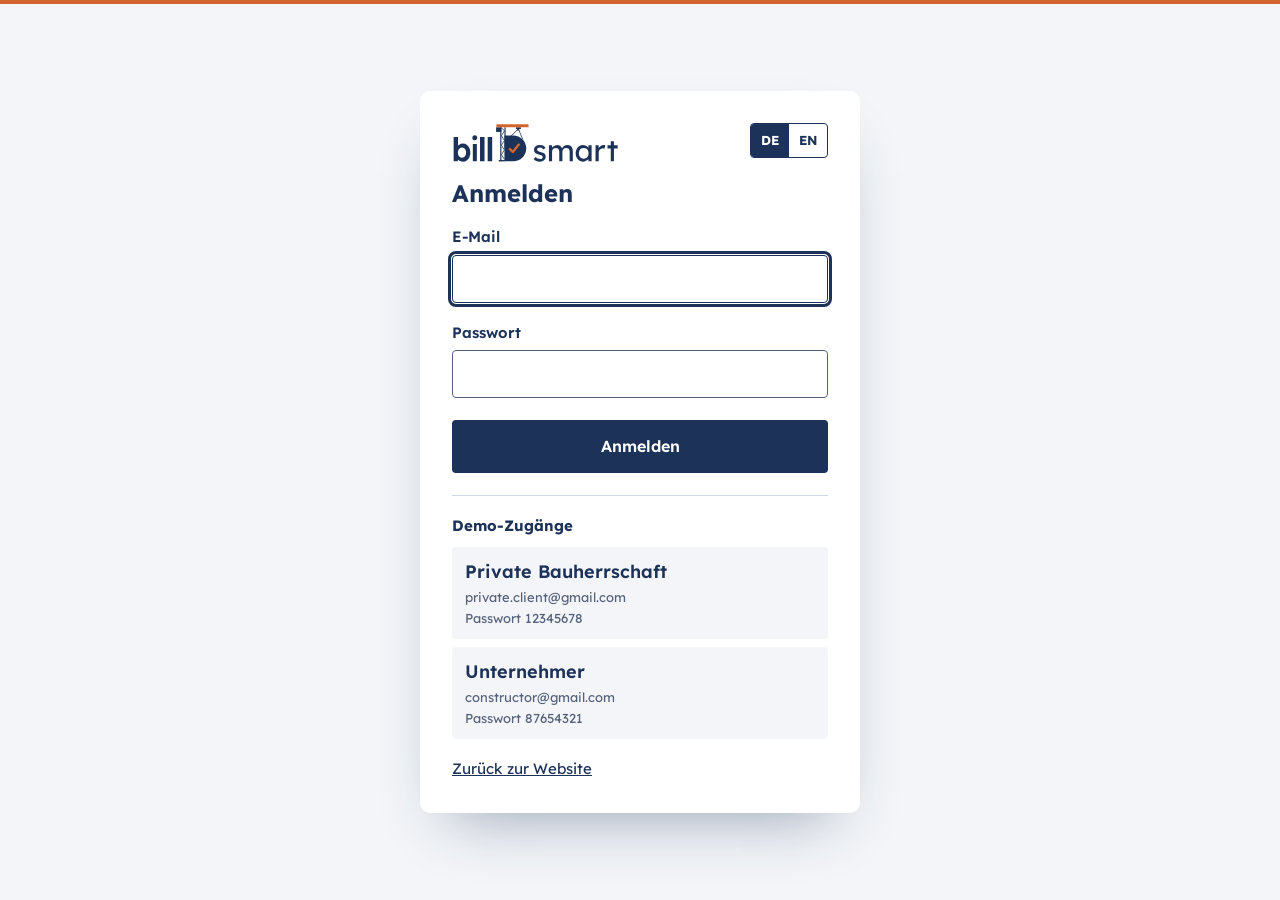
<file: app.html>
<!DOCTYPE html>
<html lang="de">
<head>
  <meta charset="utf-8">
  <meta name="viewport" content="width=device-width, initial-scale=1">
  <title>billDsmart – Plattform</title>
  <meta name="robots" content="noindex">
  <meta name="theme-color" content="#1C3258">
  <link rel="icon" href="assets/icon.svg?v=3" type="image/svg+xml">
  <link rel="icon" href="assets/icon-32.png?v=3" type="image/png" sizes="32x32">
  <link rel="apple-touch-icon" href="assets/apple-touch-icon.png?v=3">
  <link rel="stylesheet" href="css/styles.css">
  <link rel="stylesheet" href="css/app.css">
</head>
<body class="app-body">
  <a class="skip-link" href="#app-main">Zum Inhalt springen</a>

  <!-- Wird angezeigt, wenn niemand angemeldet ist -->
  <div class="app-login" id="app-login" hidden>
    <form class="login-form login-card" id="app-login-form" novalidate>
      <div class="login-top">
        <a href="index.html"><img src="assets/logo.svg" alt="billDsmart" class="login-logo" width="168" height="40"></a>
        <div class="lang-switch" role="group" aria-label="Sprache / Language">
          <button type="button" data-set-lang="de" aria-pressed="true">DE</button>
          <button type="button" data-set-lang="en" aria-pressed="false">EN</button>
        </div>
      </div>
      <h1 id="al-title">Anmelden</h1>
      <div class="field">
        <label for="al-email" id="al-email-label">E-Mail</label>
        <input type="email" id="al-email" autocomplete="username" required>
      </div>
      <div class="field">
        <label for="al-password" id="al-pw-label">Passwort</label>
        <input type="password" id="al-password" autocomplete="current-password" required>
      </div>
      <p class="field-error" id="al-error" role="alert"></p>
      <button type="submit" class="btn btn-primary login-submit" id="al-submit">Anmelden</button>
      <div class="demo-accounts" id="al-demo"></div>
      <p class="al-back"><a href="index.html" id="al-back">Zurück zur Website</a></p>
    </form>
  </div>

  <!-- Plattform -->
  <div class="app" id="app" hidden>
    <div class="demo-bar" id="demo-bar"></div>
    <header class="app-header">
      <a class="brand" href="index.html"><img src="assets/logo.svg" alt="billDsmart" width="150" height="36"></a>
      <div class="app-project" id="app-project"></div>
      <div class="app-header-actions">
        <div class="lang-switch" role="group" aria-label="Sprache / Language">
          <button type="button" data-set-lang="de" aria-pressed="true">DE</button>
          <button type="button" data-set-lang="en" aria-pressed="false">EN</button>
        </div>
        <div class="user-chip" id="user-chip"></div>
        <button type="button" class="btn btn-secondary btn-small" data-action="logout" id="logout-btn">Abmelden</button>
      </div>
    </header>
    <div class="app-shell">
      <nav class="app-nav" id="app-nav" aria-label="Plattform"></nav>
      <main class="app-main" id="app-main" tabindex="-1"></main>
    </div>
  </div>

  <div class="modal-root" id="modal-root"></div>
  <div class="toast" id="toast" role="status" aria-live="polite"></div>

  <script src="js/auth.js"></script>
  <script src="js/app.js"></script>
</body>
</html>
</file>
<file: css/styles.css>
/* ==========================================================
   billDsmart – Stylesheet
   Farben aus dem Logo: Navy #1C3258, Orange #D4642D
   Schrift: Lexend (passend zur Wortmarke im Logo, lokal eingebunden)
   ========================================================== */

@font-face { font-family: "Lexend"; font-style: normal; font-weight: 400; font-display: swap; src: url("../assets/fonts/lexend-latin-400-normal.woff2") format("woff2"); }
@font-face { font-family: "Lexend"; font-style: normal; font-weight: 500; font-display: swap; src: url("../assets/fonts/lexend-latin-500-normal.woff2") format("woff2"); }
@font-face { font-family: "Lexend"; font-style: normal; font-weight: 600; font-display: swap; src: url("../assets/fonts/lexend-latin-600-normal.woff2") format("woff2"); }
@font-face { font-family: "Lexend"; font-style: normal; font-weight: 700; font-display: swap; src: url("../assets/fonts/lexend-latin-700-normal.woff2") format("woff2"); }

:root {
  --navy: #1C3258;          /* Logo-Navy: Text, Buttons, dunkle Flächen */
  --navy-deep: #13233F;
  --orange: #D4642D;        /* Logo-Orange: Akzente */
  --orange-dark: #B24E1C;   /* Orange für kleine Schrift auf hellem Grund */
  --orange-light: #EE8550;  /* Orange auf Navy */
  --bg: #F3F5F8;            /* Hintergrund wie im Logo */
  --bg-dark: #E4E8EF;
  --surface: #FFFFFF;
  --text-2: #2E3D58;
  --muted: #56627A;
  --line: #D3D9E3;
  --red: #B3261E;
  --pending: #A9B8D2;       /* gemeldet, wartet auf Freigabe */

  --font: "Lexend", "Helvetica Neue", Arial, sans-serif;
  --radius-s: 4px;
  --radius-m: 10px;
  --container: 1220px;
  --gutter: clamp(20px, 4vw, 48px);
  --section-space: clamp(72px, 10vw, 128px);
}

/* ---------- Sprachumschaltung ---------- */
html[lang="de"] body [lang="en"],
html[lang="en"] body [lang="de"] { display: none !important; }

/* ---------- Basis ---------- */
*, *::before, *::after { box-sizing: border-box; }

html { scroll-behavior: smooth; scroll-padding-top: 88px; }

body {
  margin: 0;
  font-family: var(--font);
  font-size: 1.125rem;
  line-height: 1.55;
  color: var(--navy);
  background: var(--bg);
  -webkit-font-smoothing: antialiased;
  text-rendering: optimizeLegibility;
}

h1, h2, h3 { margin: 0; line-height: 1.08; }
p { margin: 0 0 1em; }
p:last-child { margin-bottom: 0; }
a { color: inherit; }
img, svg { display: block; }
button, input, select, textarea { font: inherit; color: inherit; }

:focus-visible {
  outline: 3px solid var(--navy);
  outline-offset: 3px;
  border-radius: 2px;
}
.section-dark :focus-visible { outline-color: var(--orange-light); }

.container {
  width: 100%;
  max-width: var(--container);
  margin-inline: auto;
  padding-inline: var(--gutter);
}

.visually-hidden {
  position: absolute !important;
  width: 1px; height: 1px;
  overflow: hidden; clip: rect(0 0 0 0);
  white-space: nowrap;
}

.skip-link {
  position: absolute;
  left: 16px; top: -60px;
  background: var(--orange);
  padding: 10px 16px;
  font-weight: 600;
  z-index: 100;
  border-radius: var(--radius-s);
}
.skip-link:focus { top: 12px; }

.muted { color: var(--muted); }

/* ---------- Buttons ---------- */
.btn {
  display: inline-flex;
  align-items: center;
  justify-content: center;
  gap: 8px;
  min-height: 48px;
  padding: 12px 22px;
  border: 2px solid var(--navy);
  border-radius: var(--radius-s);
  font-weight: 600;
  font-size: 1rem;
  text-decoration: none;
  cursor: pointer;
  transition: background-color .15s ease, color .15s ease;
}
.btn-primary { background: var(--navy); border-color: var(--navy); color: #fff; }
.btn-primary:hover { background: var(--navy-deep); border-color: var(--navy-deep); }
.btn-secondary { background: transparent; }
.btn-secondary:hover { background: var(--navy); color: #fff; }
.btn-small { min-height: 40px; padding: 8px 16px; font-size: .9375rem; }

.link-btn {
  background: none; border: 0; padding: 4px 0;
  font-size: .9375rem; font-weight: 600;
  text-decoration: underline; text-underline-offset: 3px;
  cursor: pointer; color: var(--muted);
}
.link-btn:hover { color: var(--navy); }

/* ---------- Header ---------- */
.site-header {
  position: sticky; top: 0; z-index: 50;
  background: rgba(243, 245, 248, .94);
  backdrop-filter: saturate(1.2) blur(8px);
  border-top: 4px solid var(--orange);
  border-bottom: 1px solid var(--line);
}
.header-inner {
  display: flex; align-items: center; gap: 32px;
  min-height: 72px;
}
.brand { display: inline-flex; align-items: center; flex-shrink: 0; }
.brand img { height: 42px; width: auto; }

.site-nav ul {
  display: flex; gap: 28px;
  list-style: none; margin: 0; padding: 0;
}
.site-nav a {
  text-decoration: none; font-weight: 500; font-size: 1rem;
  padding: 6px 0;
  border-bottom: 2px solid transparent;
}
.site-nav a:hover { border-bottom-color: var(--orange); }

.header-actions { display: flex; align-items: center; gap: 14px; margin-left: auto; }

.lang-switch {
  display: inline-flex;
  border: 1.5px solid var(--navy);
  border-radius: var(--radius-s);
  overflow: hidden;
}
.lang-switch button {
  background: transparent; border: 0;
  padding: 6px 10px;
  font-size: .8125rem; font-weight: 700;
  cursor: pointer;
}
.lang-switch button[aria-pressed="true"] { background: var(--navy); color: #fff; }

.nav-toggle {
  display: none;
  width: 44px; height: 44px;
  background: transparent;
  border: 1.5px solid var(--navy);
  border-radius: var(--radius-s);
  cursor: pointer;
  position: relative;
}
.nav-toggle-bars,
.nav-toggle-bars::before,
.nav-toggle-bars::after {
  position: absolute; left: 50%;
  width: 20px; height: 2px;
  background: var(--navy);
  transform: translateX(-50%);
  transition: transform .2s ease, opacity .2s ease;
}
.nav-toggle-bars { top: 50%; margin-top: -1px; }
.nav-toggle-bars::before, .nav-toggle-bars::after { content: ""; left: 0; transform: none; }
.nav-toggle-bars::before { top: -6px; }
.nav-toggle-bars::after { top: 6px; }
.nav-toggle[aria-expanded="true"] .nav-toggle-bars { background: transparent; }
.nav-toggle[aria-expanded="true"] .nav-toggle-bars::before { transform: translateY(6px) rotate(45deg); }
.nav-toggle[aria-expanded="true"] .nav-toggle-bars::after { transform: translateY(-6px) rotate(-45deg); }

/* ---------- Hero ---------- */
.hero { padding-block: clamp(48px, 7vw, 96px) var(--section-space); }
.hero-grid {
  display: grid;
  grid-template-columns: minmax(0, 1fr) minmax(0, 1.15fr);
  gap: clamp(40px, 5vw, 72px);
  align-items: start;
}
.hero-copy { padding-top: clamp(8px, 3vw, 40px); }
.hero h1 {
  font-size: clamp(2.5rem, 5.2vw, 4.4rem);
  font-weight: 700;
  line-height: 1.02;
  letter-spacing: -.035em;
  margin-bottom: 28px;
  text-wrap: balance;
}
.lead {
  font-size: 1.25rem;
  line-height: 1.5;
  max-width: 34em;
  color: var(--text-2);
}
.hero-actions { display: flex; flex-wrap: wrap; gap: 12px; margin-top: 32px; }

/* ---------- Demo ---------- */
.demo {
  background: var(--surface);
  border: 1.5px solid var(--navy);
  border-radius: var(--radius-m);
  padding: clamp(20px, 3vw, 32px);
  box-shadow: 8px 8px 0 var(--navy);
}
.demo-title {
  font-size: 1.375rem;
  font-weight: 700;
  margin-bottom: 6px;
}
.demo-head { margin-bottom: 20px; }
.demo-hint { font-size: .9375rem; color: var(--muted); }

.balance-figures {
  display: grid; grid-template-columns: 1fr 1fr; gap: 16px;
  margin-bottom: 14px;
}
.figure { display: flex; flex-direction: column; gap: 2px; }
.figure-label { font-size: .875rem; color: var(--muted); }
.figure-value {
  font-size: clamp(1.5rem, 2.6vw, 2rem);
  font-weight: 700;
  font-variant-numeric: tabular-nums;
  letter-spacing: -.01em;
}
.figure-value { white-space: nowrap; }
.figure-paid { color: var(--orange-dark); }
.figure:last-child { text-align: right; }

.bar {
  display: flex; gap: 3px;
  height: 44px;
  padding: 3px;
  border: 1.5px solid var(--navy);
  border-radius: var(--radius-s);
  background: var(--surface);
}
.seg {
  position: relative;
  border-radius: 2px;
  transition: background-color .5s ease, flex-grow .5s ease;
  background-color: var(--bg);
  background-image: repeating-linear-gradient(135deg, rgba(28,50,88,.45) 0 1.5px, transparent 1.5px 7px);
}
.seg.is-reported { background-color: var(--pending); background-image: none; }
.seg.is-disputed {
  background-color: #F8E0DC;
  background-image: repeating-linear-gradient(135deg, var(--red) 0 1.5px, transparent 1.5px 7px);
}
.seg.is-paid { background-color: var(--orange); background-image: none; }
.seg.just-paid { animation: pulse .7s ease; }
@keyframes pulse {
  0% { transform: scaleY(1); }
  40% { transform: scaleY(1.18); }
  100% { transform: scaleY(1); }
}

/* Masslinie wie auf einem Bauplan */
.dimension {
  position: relative;
  margin-top: 10px;
  height: 22px;
  display: flex; justify-content: center; align-items: center;
  font-size: .8125rem;
  color: var(--muted);
  font-variant-numeric: tabular-nums;
}
.dimension::before {
  content: "";
  position: absolute; left: 0; right: 0; top: 50%;
  border-top: 1px solid var(--muted);
}
.dimension::after {
  content: "";
  position: absolute; inset: 4px 0;
  border-left: 1px solid var(--muted);
  border-right: 1px solid var(--muted);
}
.dimension > span { position: relative; z-index: 1; background: var(--surface); padding: 0 10px; }

.legend {
  display: flex; flex-wrap: wrap; gap: 6px 16px;
  list-style: none; margin: 12px 0 0; padding: 0;
  font-size: .8125rem; color: var(--muted);
}
.legend li { display: inline-flex; align-items: center; gap: 6px; }
.swatch {
  width: 14px; height: 14px; border-radius: 2px;
  border: 1px solid var(--navy);
  display: inline-block;
}
.swatch-held { background: var(--bg) repeating-linear-gradient(135deg, rgba(28,50,88,.45) 0 1.5px, transparent 1.5px 5px); }
.swatch-reported { background: var(--pending); }
.swatch-disputed { background: #F8E0DC repeating-linear-gradient(135deg, var(--red) 0 1.5px, transparent 1.5px 5px); }
.swatch-paid { background: var(--orange); }

.milestones {
  list-style: none; margin: 22px 0 0; padding: 0;
  counter-reset: ms;
  border-top: 1px solid var(--line);
}
.milestone {
  counter-increment: ms;
  display: grid;
  grid-template-columns: 28px minmax(0, 1fr) auto;
  gap: 4px 12px;
  align-items: center;
  padding: 12px 0;
  border-bottom: 1px solid var(--line);
}
.milestone::before {
  content: counter(ms);
  grid-row: 1 / span 2;
  width: 26px; height: 26px;
  display: grid; place-items: center;
  border: 1.5px solid var(--navy);
  border-radius: 50%;
  font-size: .8125rem; font-weight: 700;
  font-variant-numeric: tabular-nums;
}
.milestone.is-paid::before { background: var(--orange); border-color: var(--orange); color: #fff; content: "✓"; }
.milestone.is-reported::before { background: var(--pending); }
.milestone.is-disputed::before { border-color: var(--red); color: var(--red); }

.ms-name { font-weight: 600; font-size: .9375rem; line-height: 1.3; }
.ms-amount { white-space: nowrap; font-variant-numeric: tabular-nums; color: var(--muted); font-weight: 500; margin-left: 6px; }
.ms-status { grid-column: 2; font-size: .78rem; color: var(--muted); line-height: 1.35; }
.milestone.is-disputed .ms-status { color: var(--red); }
.milestone.is-paid .ms-status { color: var(--orange-dark); font-weight: 500; }
.ms-actions {
  grid-column: 3; grid-row: 1 / span 2;
  display: flex; gap: 6px; flex-wrap: wrap; justify-content: flex-end;
}
.ms-btn {
  min-height: 36px;
  padding: 6px 11px;
  border-radius: var(--radius-s);
  border: 1.5px solid var(--navy);
  background: var(--surface);
  font-size: .8125rem; font-weight: 600;
  cursor: pointer;
  white-space: nowrap;
}
.ms-btn:hover { background: var(--navy); color: var(--surface); }
.ms-btn-primary { background: var(--navy); color: #fff; }
.ms-btn-primary:hover { background: var(--navy-deep); }
.ms-btn-warn { border-color: var(--red); color: var(--red); }
.ms-btn-warn:hover { background: var(--red); color: #fff; }

.demo-foot {
  display: flex; align-items: flex-start; justify-content: space-between; gap: 16px;
  margin-top: 16px;
}
.demo-log {
  font-size: .9375rem; margin: 0;
  min-height: 2.8em;
  color: var(--navy);
}

/* ---------- Sektionen ---------- */
.section { padding-block: var(--section-space); }
.section-light { background: var(--surface); border-block: 1px solid var(--line); }
.section-dark { background: var(--navy); color: #fff; }

.section-title,
.split-intro h2 {
  font-size: clamp(1.85rem, 3.3vw, 2.6rem);
  font-weight: 700;
  letter-spacing: -.03em;
  max-width: 22ch;
  text-wrap: balance;
}
.section-title { margin-bottom: clamp(36px, 5vw, 64px); }
.split-intro h2 { margin-bottom: 24px; }

h3 {
  font-size: 1.25rem;
  font-weight: 700;
  margin-bottom: 10px;
}

.split {
  display: grid;
  grid-template-columns: minmax(0, 1fr) minmax(0, 1.1fr);
  gap: clamp(40px, 7vw, 104px);
  align-items: start;
}
.split-intro p { max-width: 36em; color: var(--text-2); }

/* Fakten */
.facts { margin: 0; border-top: 2px solid var(--navy); }
.fact {
  display: grid;
  grid-template-columns: minmax(150px, 13rem) minmax(0, 1fr);
  gap: 24px;
  padding: 24px 0;
  border-bottom: 1px solid var(--line);
}
.fact dt {
  font-size: clamp(1.6rem, 2.6vw, 2.1rem);
  font-weight: 700;
  line-height: 1.05;
  font-variant-numeric: tabular-nums;
  letter-spacing: -.01em;
}
.fact dd { margin: 0; color: var(--text-2); }
.fact cite {
  display: block;
  margin-top: 6px;
  font-style: normal;
  font-size: .8125rem;
  color: var(--muted);
}

/* Schritte */
.steps {
  list-style: none; margin: 0; padding: 0;
  display: grid;
  grid-template-columns: repeat(4, minmax(0, 1fr));
  gap: 0;
  counter-reset: step;
  border-top: 2px solid var(--navy);
}
.step {
  counter-increment: step;
  position: relative;
  padding: 28px 28px 8px 0;
}
.step + .step { padding-left: 28px; border-left: 1px solid var(--line); }
.step::before {
  content: counter(step);
  display: block;
  font-size: 3rem;
  font-weight: 700;
  line-height: 1;
  margin-bottom: 18px;
  color: var(--orange);
}
.step p { color: var(--text-2); font-size: 1.0625rem; }

.callouts {
  display: grid; grid-template-columns: 1fr 1fr; gap: 24px;
  margin-top: clamp(40px, 5vw, 64px);
}
.callout {
  margin: 0;
  padding: 22px 24px;
  background: var(--bg);
  border-left: 4px solid var(--orange);
  border-radius: 0 var(--radius-s) var(--radius-s) 0;
  font-size: 1.0625rem;
}
.callout strong { display: block; margin-bottom: 4px; }

/* Tabs */
.tab-list {
  display: flex; flex-wrap: wrap; gap: 8px;
  margin-bottom: 32px;
}
.tab-list [role="tab"] {
  padding: 12px 20px;
  min-height: 48px;
  border: 1.5px solid var(--navy);
  border-radius: 999px;
  background: transparent;
  font-weight: 600; font-size: 1rem;
  cursor: pointer;
}
.tab-list [role="tab"]:hover { background: var(--bg-dark); }
.tab-list [role="tab"][aria-selected="true"] { background: var(--navy); color: #fff; }

.tab-panel { max-width: 920px; }
.tab-panel:focus-visible { outline-offset: 8px; }
.panel-who { font-size: 1.125rem; color: var(--muted); max-width: 44em; margin-bottom: 24px; }
.benefits {
  list-style: none; margin: 0; padding: 0;
  display: grid; grid-template-columns: 1fr 1fr; gap: 0 48px;
}
.benefits li {
  padding: 20px 0 20px 34px;
  border-top: 1px solid var(--line);
  position: relative;
}
.benefits li::before {
  content: "";
  position: absolute; left: 0; top: 25px;
  width: 18px; height: 18px;
  border-radius: 50%;
  background: var(--orange);
}
.benefits strong { display: block; margin-bottom: 2px; }

/* Preise */
.pricing {
  display: grid;
  grid-template-columns: minmax(0, 1.25fr) minmax(0, 1fr);
  gap: 32px;
  align-items: stretch;
}
.price-block {
  padding: clamp(24px, 3.5vw, 40px);
  border-radius: var(--radius-m);
}
.calculator { background: var(--bg); }
.premium {
  background: var(--surface);
  border: 1.5px solid var(--navy);
  display: flex; flex-direction: column;
}
.premium .btn { margin-top: auto; align-self: flex-start; }
.premium-for { font-weight: 500; color: var(--muted); font-size: 1rem; }
.price-main { font-size: 1.0625rem; margin-bottom: 12px; }
.price-number {
  display: block;
  font-size: clamp(2.4rem, 4.5vw, 3.4rem);
  font-weight: 700;
  line-height: 1.05;
  letter-spacing: -.02em;
  font-variant-numeric: tabular-nums;
}

.checklist { list-style: none; margin: 8px 0 28px; padding: 0; }
.checklist li {
  padding: 10px 0 10px 30px;
  border-top: 1px solid var(--line);
  position: relative;
}
.checklist li::before {
  content: "";
  position: absolute; left: 2px; top: 16px;
  width: 14px; height: 8px;
  border-left: 2.5px solid var(--orange);
  border-bottom: 2.5px solid var(--orange);
  transform: rotate(-45deg);
}
.checklist li.planned { color: var(--muted); }
.checklist li.planned::before {
  border: 1.5px dashed var(--muted);
  width: 12px; height: 12px; top: 15px;
  transform: none; border-radius: 50%;
}

/* Formulare */
.field { display: flex; flex-direction: column; gap: 6px; margin: 0 0 18px; border: 0; padding: 0; min-width: 0; }
.field label, .field legend { font-weight: 600; font-size: .9375rem; padding: 0; }
.field legend { margin-bottom: 8px; }
input[type="text"], input[type="email"], input[type="password"], input[type="number"], input:not([type]), select, textarea {
  width: 100%;
  min-height: 48px;
  padding: 10px 14px;
  background: #fff;
  border: 1.5px solid var(--muted);
  border-radius: var(--radius-s);
  font-size: 1rem;
}
input:focus-visible, select:focus-visible, textarea:focus-visible { outline-offset: 1px; border-color: var(--navy); }
input[type="number"] { font-variant-numeric: tabular-nums; font-weight: 600; font-size: 1.125rem; }
textarea { resize: vertical; min-height: 110px; }
.field.has-error input, .field.has-error select { border-color: var(--red); }
.field-error { margin: 0; font-size: .875rem; color: var(--red); min-height: 0; }
.field-error:empty { display: none; }

input[type="range"] {
  width: 100%;
  accent-color: var(--navy);
  margin: 8px 0 0;
  height: 28px;
}

.segmented {
  display: flex; flex-wrap: wrap;
  border: 1.5px solid var(--navy);
  border-radius: var(--radius-s);
  overflow: hidden;
  width: fit-content;
  max-width: 100%;
}
.segmented label { position: relative; cursor: pointer; flex: 1 1 auto; }
.segmented input { position: absolute; opacity: 0; inset: 0; cursor: pointer; }
.segmented label > span {
  display: block;
  padding: 10px 16px;
  font-weight: 600; font-size: .9375rem;
  text-align: center;
  background: var(--surface);
}
.segmented label + label > span { border-left: 1.5px solid var(--navy); }
.segmented input:checked + span { background: var(--navy); color: #fff; }
.segmented input:focus-visible + span { outline: 3px solid var(--orange); outline-offset: -4px; }
.custom-split { margin-top: 14px; }
.custom-split label { font-weight: 600; font-size: .9375rem; }

.calc-result {
  margin: 8px 0 0;
  display: grid; grid-template-columns: 1.2fr 1fr 1fr;
  border-top: 2px solid var(--navy);
}
.calc-result > div { padding: 14px 12px 0 0; }
.calc-result dt { font-size: .875rem; color: var(--muted); }
.calc-result dd {
  margin: 2px 0 0;
  font-size: 1.375rem;
  font-weight: 700;
  font-variant-numeric: tabular-nums;
}
.calc-total dd { font-size: 1.75rem; font-weight: 700; }

/* Sicherheit */
.trust {
  display: grid; grid-template-columns: repeat(4, minmax(0, 1fr)); gap: 40px;
  border-top: 4px solid var(--orange);
  padding-top: 32px;
}
.trust-item h3 { color: var(--orange-light); }
.trust-item p { color: #C9D2E1; font-size: 1.0625rem; }
.associations {
  margin-top: clamp(40px, 5vw, 64px);
  padding-top: 28px;
  border-top: 1px solid rgba(255,255,255,.18);
  max-width: 48em;
  font-size: 1.125rem;
}

/* FAQ */
.faq { max-width: 920px; border-top: 2px solid var(--navy); }
.faq details { border-bottom: 1px solid var(--line); }
.faq summary {
  list-style: none;
  cursor: pointer;
  padding: 22px 48px 22px 0;
  font-weight: 600;
  font-size: 1.1875rem;
  position: relative;
}
.faq summary::-webkit-details-marker { display: none; }
.faq summary::after {
  content: "";
  position: absolute; right: 8px; top: 50%;
  width: 12px; height: 12px;
  border-right: 2.5px solid var(--navy);
  border-bottom: 2.5px solid var(--navy);
  transform: translateY(-70%) rotate(45deg);
  transition: transform .2s ease;
}
.faq details[open] summary::after { transform: translateY(-30%) rotate(-135deg); }
.faq summary:hover { color: var(--muted); }
.faq details p { padding: 0 48px 24px 0; max-width: 44em; color: var(--text-2); }

/* Kontakt */
.contact-direct { margin-top: 24px; }
.contact-direct a { display: inline-block; font-weight: 600; color: var(--navy); text-decoration-color: var(--orange); text-decoration-thickness: 2px; text-underline-offset: 4px; }
.contact-form {
  background: var(--bg);
  padding: clamp(24px, 3.5vw, 40px);
  border-radius: var(--radius-m);
}
.form-row { display: grid; grid-template-columns: 1fr 1fr; gap: 0 18px; }
.form-status { margin: 16px 0 0; font-weight: 600; }
.form-status:empty { display: none; }
.form-status.is-success { color: var(--navy); }
.form-status.is-error { color: var(--red); }

/* Footer */
.site-footer { background: var(--navy); color: #C9D2E1; padding-block: 48px; }
.footer-inner {
  display: grid; grid-template-columns: 1fr auto auto; gap: 32px;
  align-items: end;
}
.footer-brand img { height: 50px; width: auto; }
.footer-brand p { margin-top: 14px; font-size: 1rem; }
.footer-links { list-style: none; display: flex; flex-wrap: wrap; gap: 20px; margin: 0; padding: 0; font-size: 1rem; }
.footer-links a { text-decoration: none; }
.footer-links a:hover { color: var(--orange-light); }
.footer-copy { margin: 0; font-size: .9375rem; }
.site-footer :focus-visible { outline-color: var(--orange-light); }

/* ---------- Responsive ---------- */
@media (max-width: 1080px) {
  .site-nav ul { gap: 20px; }
  .steps { grid-template-columns: 1fr 1fr; }
  .step:nth-child(3) { padding-left: 0; border-left: 0; }
  .step:nth-child(n+3) { border-top: 1px solid var(--line); }
  .trust { grid-template-columns: 1fr 1fr; }
}

@media (max-width: 960px) {
  .nav-toggle { display: inline-block; }
  .site-nav {
    position: absolute; top: 100%; left: 0; right: 0;
    background: var(--bg);
    border-bottom: 1px solid var(--line);
    display: none;
  }
  .site-nav.is-open { display: block; }
  .site-nav ul { flex-direction: column; gap: 0; padding: 8px var(--gutter) 20px; }
  .site-nav a { display: block; padding: 14px 0; border-bottom: 1px solid var(--line); }
  .site-nav a:hover { border-bottom-color: var(--line); color: var(--muted); }

  .hero-grid, .split, .pricing { grid-template-columns: 1fr; }
  .hero-copy { padding-top: 0; }
  .callouts { grid-template-columns: 1fr; }
}

@media (max-width: 640px) {
  body { font-size: 1.0625rem; }
  .header-cta { display: none; }
  .brand img { height: 34px; }
  .header-inner { gap: 12px; }
  .demo { box-shadow: 5px 5px 0 var(--navy); }
  .milestone { grid-template-columns: 28px minmax(0, 1fr); }
  .ms-actions { grid-column: 2; grid-row: auto; justify-content: flex-start; margin-top: 6px; }
  .demo-foot { flex-direction: column; gap: 8px; }
  .fact { grid-template-columns: 1fr; gap: 8px; }
  .steps { grid-template-columns: 1fr; }
  .step, .step + .step { padding: 24px 0 8px; border-left: 0; }
  .step + .step { border-top: 1px solid var(--line); }
  .benefits { grid-template-columns: 1fr; }
  .trust { grid-template-columns: 1fr; gap: 28px; }
  .form-row { grid-template-columns: 1fr; }
  .calc-result { grid-template-columns: 1fr 1fr; }
  .calc-total { grid-column: 1 / -1; }
  .footer-inner { grid-template-columns: 1fr; align-items: start; }
  .figure-value { font-size: clamp(1.15rem, 5.4vw, 1.5rem); }
  .segmented { flex-direction: column; width: 100%; }
  .segmented label > span { text-align: left; }
  .segmented label + label > span { border-left: 0; border-top: 1.5px solid var(--navy); }
  .tab-list [role="tab"] { flex: 1 1 100%; text-align: left; border-radius: var(--radius-s); }
}

@media (prefers-reduced-motion: reduce) {
  html { scroll-behavior: auto; }
  *, *::before, *::after { animation: none !important; transition: none !important; }
}

/* ==========================================================
   Erweiterungen: Personas, Ablauf mit Mockup, Architektur,
   On-/Off-Ramp, KYC, Login
   ========================================================== */

.link-btn-strong { color: var(--navy); font-weight: 600; text-decoration-color: var(--orange); text-decoration-thickness: 2px; }

/* Personas */
.personas { display: grid; grid-template-columns: 1fr 1fr; gap: 32px; }
.persona {
  background: var(--bg);
  border-radius: var(--radius-m);
  padding: clamp(22px, 3vw, 32px);
  border-top: 4px solid var(--orange);
}
.persona-head { display: flex; gap: 16px; align-items: center; margin-bottom: 18px; }
.persona-head h3 { margin: 0 0 2px; }
.persona-avatar {
  flex: 0 0 56px; height: 56px; border-radius: 50%;
  display: grid; place-items: center;
  background: var(--navy); color: #fff; font-weight: 700; font-size: 1.1rem;
}
.persona-avatar-client { background: var(--orange); }
.persona-role { margin: 0; color: var(--muted); font-size: .9375rem; }
.persona-quote { font-size: 1.125rem; font-weight: 500; color: var(--navy); margin-bottom: 22px; }
.pg { display: grid; grid-template-columns: 1fr 1fr; gap: 24px; }
.pg-col h4 { margin: 0 0 8px; font-size: 1rem; }
.pg-col ul { margin: 0; padding: 0; list-style: none; }
.pg-col li { position: relative; padding: 6px 0 6px 22px; font-size: .9375rem; line-height: 1.45; border-top: 1px solid var(--line); }
.pg-col li::before { content: ""; position: absolute; left: 0; top: 13px; width: 10px; height: 10px; border-radius: 2px; }
.pains li::before { background: var(--red); }
.gains li::before { background: var(--orange); border-radius: 50%; }
.persona-note { margin-top: 28px; display: flex; flex-wrap: wrap; gap: 6px 12px; align-items: baseline; }

/* Ablauf mit Handy */
.lifecycle { display: grid; grid-template-columns: minmax(0, 1.2fr) minmax(260px, 340px); gap: clamp(32px, 6vw, 88px); align-items: start; }
.lifecycle-steps { list-style: none; margin: 0; padding: 0; counter-reset: lc; border-top: 2px solid var(--navy); }
.lifecycle-steps li { counter-increment: lc; border-bottom: 1px solid var(--line); }
.lc-step {
  width: 100%; text-align: left;
  display: grid; grid-template-columns: 48px 1fr; gap: 2px 14px;
  padding: 18px 12px 18px 0;
  background: none; border: 0; cursor: pointer;
  border-left: 4px solid transparent;
}
.lc-step::before {
  content: counter(lc);
  grid-row: 1 / span 2;
  width: 36px; height: 36px; margin-left: 8px;
  display: grid; place-items: center;
  border: 1.5px solid var(--navy); border-radius: 50%;
  font-weight: 700; color: var(--navy);
}
.lc-step strong { font-size: 1.125rem; color: var(--navy); }
.lc-step > span { color: var(--text-2); font-size: 1rem; }
.lc-step:hover { background: var(--bg-dark); }
.lc-step[aria-pressed="true"] { border-left-color: var(--orange); background: var(--surface); }
.lc-step[aria-pressed="true"]::before { background: var(--orange); border-color: var(--orange); color: #fff; }

.phone {
  position: sticky; top: 110px;
  border: 10px solid var(--navy);
  border-radius: 34px;
  background: var(--navy);
  box-shadow: 0 24px 48px -24px rgba(28,50,88,.5);
  max-width: 320px; margin-inline: auto; width: 100%;
}
.phone-screen { background: var(--surface); border-radius: 24px; min-height: 480px; overflow: hidden; font-size: .875rem; }
.phone-bar { background: var(--navy); color: #fff; padding: 22px 16px 12px; font-weight: 600; font-size: .8125rem; border-bottom: 3px solid var(--orange); }
.phone-view { padding: 18px 16px; }
.pv-label { font-weight: 600; color: var(--navy); margin-bottom: 10px; }
.pv-list, .pv-tasks { list-style: none; margin: 0 0 12px; padding: 0; }
.pv-list li { display: flex; justify-content: space-between; padding: 7px 0; border-bottom: 1px solid var(--line); }
.pv-total { display: flex; justify-content: space-between; font-weight: 600; }
.pv-btn { display: inline-block; margin-top: 8px; padding: 9px 14px; border-radius: var(--radius-s); background: var(--navy); color: #fff; font-weight: 600; font-size: .8125rem; }
.pv-btn-ghost { background: transparent; color: var(--red); border: 1.5px solid var(--red); }
.pv-actions { display: flex; gap: 8px; flex-wrap: wrap; }
.pv-big { font-size: 1.75rem; font-weight: 700; color: var(--navy); margin: 6px 0 2px; font-variant-numeric: tabular-nums; }
.pv-small { color: var(--muted); font-size: .8125rem; }
.pv-box { background: var(--bg); padding: 10px 12px; border-radius: var(--radius-s); margin: 12px 0; font-size: .8125rem; }
.pv-ok { color: var(--orange-dark); font-weight: 600; }
.pv-ok::before { content: "✓ "; }
.pv-tasks li { padding: 7px 0 7px 26px; position: relative; border-bottom: 1px solid var(--line); }
.pv-tasks li::before { content: ""; position: absolute; left: 0; top: 9px; width: 15px; height: 15px; border: 1.5px solid var(--muted); border-radius: 3px; }
.pv-tasks li.done { color: var(--muted); text-decoration: line-through; }
.pv-tasks li.done::before { background: var(--orange); border-color: var(--orange); }
.pv-chat { background: var(--bg); border-radius: 12px 12px 12px 2px; padding: 8px 10px; margin: 8px 30px 0 0; font-size: .8125rem; }
.pv-chat-me { background: var(--navy); color: #fff; border-radius: 12px 12px 2px 12px; margin: 8px 0 0 30px; }
.pv-photo { height: 130px; border-radius: 8px; margin-bottom: 10px; background: linear-gradient(180deg, #CFE0F1 0 35%, #EFE6D2 35% 100%); position: relative; overflow: hidden; }
.pv-photo::after { content: ""; position: absolute; left: 18%; right: 18%; bottom: 0; height: 62%; background: repeating-linear-gradient(90deg, #F4EBDB 0 26px, #E2D4BC 26px 30px); border-top: 10px solid #8B5A3C; }
.pv-check { width: 64px; height: 64px; border-radius: 50%; background: var(--orange); margin: 20px 0 8px; position: relative; }
.pv-check::after { content: ""; position: absolute; left: 21px; top: 15px; width: 14px; height: 26px; border-right: 5px solid #fff; border-bottom: 5px solid #fff; transform: rotate(45deg); }

/* Architektur */
.arch { border: 1.5px solid var(--navy); border-radius: var(--radius-m); padding: clamp(18px, 3vw, 28px); background: var(--bg); }
.arch-platform { background: var(--navy); color: #fff; border-radius: var(--radius-s); padding: 16px 18px; display: flex; flex-direction: column; gap: 4px; }
.arch-platform span { color: #C9D2E1; font-size: .9375rem; }
.arch-api { text-align: center; font-size: .875rem; color: var(--muted); padding: 10px 0; position: relative; }
.arch-api::before, .arch-api::after { content: ""; display: inline-block; width: 2px; height: 14px; background: var(--muted); vertical-align: middle; margin: 0 10px; }
.arch-flow { list-style: none; margin: 0; padding: 0; display: grid; grid-template-columns: repeat(5, minmax(0, 1fr)); gap: 28px; }
.arch-node { background: var(--surface); border: 1.5px solid var(--line); border-radius: var(--radius-s); padding: 14px; position: relative; display: flex; flex-direction: column; gap: 4px; }
.arch-node strong { color: var(--navy); font-size: 1rem; }
.arch-node span { font-size: .875rem; color: var(--text-2); line-height: 1.4; }
.arch-node + .arch-node::before {
  content: ""; position: absolute; left: -24px; top: 50%; width: 20px; height: 2px; background: var(--orange);
}
.arch-node + .arch-node::after {
  content: ""; position: absolute; left: -10px; top: calc(50% - 5px); border: 6px solid transparent; border-left: 7px solid var(--orange); border-right: 0;
}
.arch-node-key { border-color: var(--orange); border-width: 2px; }
.arch-notes { display: grid; grid-template-columns: 1fr 1fr; gap: 24px; margin-top: 28px; }
.arch-notes p { margin: 0; }

/* On-/Off-Ramp */
.ramp-lead { max-width: 46em; font-size: 1.1875rem; color: #E3E8F0; margin-top: -24px; margin-bottom: 40px; }
.ramp { list-style: none; margin: 0; padding: 0; display: grid; grid-template-columns: repeat(3, 1fr); gap: 0; counter-reset: ramp; border-top: 4px solid var(--orange); }
.ramp li { counter-increment: ramp; padding: 24px 28px 8px 0; }
.ramp li + li { padding-left: 28px; border-left: 1px solid rgba(255,255,255,.18); }
.ramp li::before { content: counter(ramp); display: block; font-size: 2.4rem; font-weight: 700; color: var(--orange-light); line-height: 1; margin-bottom: 12px; }
.ramp h3 { color: #fff; }
.ramp p { color: #C9D2E1; font-size: 1.0625rem; }
.roles, .kyc { margin-top: clamp(40px, 5vw, 64px); }
.roles h3, .kyc h3 { color: #fff; font-size: 1.375rem; margin-bottom: 16px; }
.roles-list { margin: 0; display: grid; grid-template-columns: repeat(4, 1fr); gap: 20px; }
.roles-list > div { background: rgba(255,255,255,.06); border-radius: var(--radius-s); padding: 16px; }
.roles-list dt { font-weight: 600; color: var(--orange-light); margin-bottom: 6px; }
.roles-list dd { margin: 0; color: #C9D2E1; font-size: .9375rem; }
.kyc-steps { list-style: none; margin: 0; padding: 0; display: grid; grid-template-columns: repeat(5, 1fr); gap: 12px; counter-reset: kyc; }
.kyc-steps li { counter-increment: kyc; background: #fff; color: var(--navy); border-radius: var(--radius-s); padding: 14px; display: flex; flex-direction: column; gap: 4px; }
.kyc-steps li::before { content: counter(kyc); width: 26px; height: 26px; border-radius: 50%; background: var(--orange); color: #fff; display: grid; place-items: center; font-weight: 700; font-size: .875rem; margin-bottom: 6px; }
.kyc-steps strong { font-size: 1rem; }
.kyc-steps span { font-size: .875rem; color: var(--text-2); line-height: 1.4; }
.kyc-note { margin-top: 18px; color: #C9D2E1; font-size: .9375rem; max-width: 52em; }

/* Login-Dialog */
.login-dialog { border: 0; padding: 0; border-radius: var(--radius-m); width: min(440px, calc(100vw - 32px)); box-shadow: 0 30px 60px -20px rgba(28,50,88,.45); color: var(--navy); }
.login-dialog::backdrop { background: rgba(19,35,63,.55); }
.login-form { padding: 32px; position: relative; background: var(--surface); }
.login-logo { height: 40px; width: auto; margin-bottom: 18px; }
.login-form h2 { font-size: 1.5rem; margin-bottom: 18px; }
.login-submit { width: 100%; margin-top: 4px; }
.dialog-close { position: absolute; right: 14px; top: 10px; width: 40px; height: 40px; border: 0; background: none; font-size: 1.75rem; line-height: 1; cursor: pointer; color: var(--muted); border-radius: var(--radius-s); }
.dialog-close:hover { background: var(--bg); color: var(--navy); }
#login-error { margin: 0 0 12px; }
.demo-accounts { margin-top: 22px; padding-top: 18px; border-top: 1px solid var(--line); display: grid; gap: 8px; }
.demo-accounts p { margin: 0 0 2px; font-size: .9375rem; }
.demo-account { text-align: left; display: flex; flex-direction: column; gap: 1px; padding: 10px 12px; background: var(--bg); border: 1.5px solid transparent; border-radius: var(--radius-s); cursor: pointer; }
.demo-account:hover { border-color: var(--navy); }
.demo-account > span { font-weight: 600; }
.demo-account small { color: var(--muted); font-size: .8125rem; }

@media (max-width: 1080px) {
  .arch-flow { grid-template-columns: 1fr; gap: 22px; }
  .arch-node + .arch-node::before { left: 24px; top: -20px; width: 2px; height: 16px; }
  .arch-node + .arch-node::after { left: 19px; top: -8px; border: 6px solid transparent; border-top: 7px solid var(--orange); border-bottom: 0; }
  .roles-list { grid-template-columns: 1fr 1fr; }
  .kyc-steps { grid-template-columns: 1fr 1fr; }
}
@media (max-width: 960px) {
  .personas, .lifecycle, .arch-notes { grid-template-columns: 1fr; }
  .phone { position: static; }
  .ramp { grid-template-columns: 1fr; }
  .ramp li, .ramp li + li { padding: 20px 0 4px; border-left: 0; }
  .ramp li + li { border-top: 1px solid rgba(255,255,255,.18); }
  .header-login { padding-inline: 12px; }
}
@media (max-width: 640px) {
  .pg, .roles-list, .kyc-steps { grid-template-columns: 1fr; }
  .header-login { min-height: 40px; }
}
</file>
<file: css/app.css>
/* ==========================================================
   billDsmart – Plattform (baut auf styles.css auf)
   ========================================================== */

.app-body { background: var(--bg); }
.app-login[hidden], .app[hidden] { display: none; }

/* Login */
.app-login { min-height: 100vh; display: grid; place-items: center; padding: 24px; border-top: 4px solid var(--orange); }
.login-card { width: min(440px, 100%); border-radius: var(--radius-m); box-shadow: 0 30px 60px -30px rgba(28,50,88,.45); }
.login-card h1 { font-size: 1.5rem; margin-bottom: 18px; }
.login-top { display: flex; justify-content: space-between; align-items: flex-start; gap: 12px; }
.al-back { margin: 18px 0 0; font-size: .9375rem; }

/* Demo-Leiste */
.demo-bar {
  display: flex; flex-wrap: wrap; align-items: center; justify-content: space-between; gap: 8px 20px;
  padding: 8px clamp(16px, 3vw, 28px);
  background: var(--navy-deep); color: #C9D2E1; font-size: .8125rem;
}
.demo-bar p { margin: 0; }
.demo-bar-actions { display: flex; flex-wrap: wrap; gap: 6px; }
.demo-bar button {
  background: transparent; color: #fff; border: 1px solid rgba(255,255,255,.35);
  border-radius: var(--radius-s); padding: 4px 10px; font-size: .8125rem; cursor: pointer;
}
.demo-bar button:hover { border-color: #fff; }
.demo-bar button[aria-pressed="true"] { background: var(--orange); border-color: var(--orange); }
.demo-bar :focus-visible { outline-color: var(--orange-light); }

/* Kopfzeile */
.app-header {
  display: flex; align-items: center; gap: 24px;
  padding: 12px clamp(16px, 3vw, 28px);
  background: var(--surface); border-bottom: 1px solid var(--line); border-top: 4px solid var(--orange);
  position: sticky; top: 0; z-index: 40;
}
.app-header .brand img { height: 36px; width: auto; }
.app-project { display: flex; flex-direction: column; min-width: 0; padding-left: 24px; border-left: 1px solid var(--line); }
.app-project strong { font-size: 1rem; white-space: nowrap; overflow: hidden; text-overflow: ellipsis; }
.app-project > span { font-size: .8125rem; color: var(--muted); display: flex; gap: 8px; align-items: center; }
.app-header-actions { margin-left: auto; display: flex; align-items: center; gap: 14px; }
.user-chip { display: flex; align-items: center; gap: 10px; }
.user-chip-text { display: flex; flex-direction: column; line-height: 1.2; }
.user-chip-text strong { font-size: .9375rem; }
.user-chip-text small { font-size: .78rem; color: var(--muted); }

.avatar {
  flex: 0 0 auto; width: 34px; height: 34px; border-radius: 50%;
  display: inline-grid; place-items: center;
  font-size: .78rem; font-weight: 700; color: #fff; background: var(--navy);
}
.avatar-client { background: var(--orange); }
.avatar-lg { width: 52px; height: 52px; font-size: 1rem; }

/* Layout */
.app-shell { display: grid; grid-template-columns: 250px minmax(0, 1fr); min-height: calc(100vh - 120px); }
.app-nav { background: var(--surface); border-right: 1px solid var(--line); padding: 20px 12px; }
.app-nav ul { list-style: none; margin: 0; padding: 0; display: flex; flex-direction: column; gap: 2px; position: sticky; top: 92px; }
.app-nav button {
  width: 100%; display: flex; align-items: center; gap: 8px;
  padding: 11px 12px; border: 0; border-radius: var(--radius-s);
  background: transparent; text-align: left; font-size: .9375rem; font-weight: 500; cursor: pointer; color: var(--navy);
  border-left: 3px solid transparent;
}
.app-nav button:hover { background: var(--bg); }
.app-nav button[aria-current="page"] { background: var(--bg); border-left-color: var(--orange); font-weight: 600; }
.app-nav .dot { width: 8px; height: 8px; border-radius: 50%; background: var(--orange); margin-left: auto; }
.tag-premium { font-size: .6875rem; font-weight: 700; letter-spacing: .02em; padding: 2px 7px; border-radius: 999px; background: var(--navy); color: #fff; }
.tag-premium-lg { font-size: .8125rem; vertical-align: middle; padding: 3px 10px; }

.app-main { padding: clamp(20px, 3vw, 40px); max-width: 1180px; width: 100%; }
.app-main:focus { outline: none; }
.page-head { margin-bottom: 24px; }
.page-head h1 { font-size: clamp(1.6rem, 2.6vw, 2.1rem); font-weight: 700; letter-spacing: -.02em; margin-bottom: 6px; }
.page-head p { color: var(--muted); max-width: 52em; margin: 0; }

/* Karten */
.card { background: var(--surface); border: 1px solid var(--line); border-radius: var(--radius-m); padding: clamp(18px, 2.4vw, 26px); margin-bottom: 20px; }
.card-title { font-size: 1.125rem; font-weight: 600; margin-bottom: 14px; }
.card-next { border: 2px solid var(--navy); border-left: 6px solid var(--orange); }
.card-next h2 { font-size: 1.375rem; margin-bottom: 8px; }
.card-next p { max-width: 46em; }
.card-kicker { font-size: .875rem; color: var(--orange-dark); font-weight: 600; margin-bottom: 4px !important; }
.card-muted { background: var(--bg-dark); border-style: dashed; }
.card-dispute { border-left: 6px solid var(--red); }
.card-dispute blockquote { margin: 0 0 12px; padding: 12px 16px; background: #FBEDEB; border-radius: var(--radius-s); color: var(--navy); }
.grid-2 { display: grid; grid-template-columns: 1fr 1fr; gap: 20px; }
.grid-2 > .card { margin-bottom: 0; }
.grid-tight { gap: 28px; }
.sub-title { font-size: 1rem; font-weight: 600; margin: 4px 0 10px; }
.small { font-size: .875rem; }
.muted { color: var(--muted); }
.warn-text { color: var(--red); }
.note-ok, .note-warn, .note-info { padding: 12px 16px; border-radius: var(--radius-s); font-size: .9375rem; margin: 0 0 16px; }
.note-ok { background: #FCEBDF; color: #7A3412; }
.note-ok::before { content: "✓ "; font-weight: 700; }
.note-warn { background: #FFF6DB; color: #6B4E00; }
.note-info { background: var(--bg-dark); color: var(--navy); }

/* Kennzahlen */
.kpis { display: grid; grid-template-columns: repeat(4, 1fr); gap: 14px; margin-bottom: 18px; }
.kpis-3 { grid-template-columns: repeat(3, 1fr); }
.kpi { background: var(--surface); border: 1px solid var(--line); border-radius: var(--radius-m); padding: 16px 18px; display: flex; flex-direction: column; gap: 2px; }
.kpi span { font-size: .8125rem; color: var(--muted); }
.kpi strong { font-size: 1.375rem; font-weight: 700; font-variant-numeric: tabular-nums; }
.kpi small { font-size: .78rem; color: var(--muted); }
.kpi-paid { color: var(--orange-dark); }

/* Meilenstein-Balken */
.ms-bar { display: flex; gap: 3px; height: 34px; padding: 3px; border: 1.5px solid var(--navy); border-radius: var(--radius-s); background: var(--surface); }
.ms-seg { border-radius: 2px; position: relative; display: grid; place-items: center; font-size: .75rem; font-weight: 700; color: var(--navy); }
.ms-seg span { background: rgba(255,255,255,.85); border-radius: 999px; padding: 0 6px; }
.ms-seg-open { background: var(--bg) repeating-linear-gradient(135deg, rgba(28,50,88,.45) 0 1.5px, transparent 1.5px 7px); }
.ms-seg-nodeposit { background: var(--bg-dark); }
.ms-seg-reported { background: var(--pending); }
.ms-seg-disputed { background: #F8E0DC repeating-linear-gradient(135deg, var(--red) 0 1.5px, transparent 1.5px 7px); }
.ms-seg-paid { background: var(--orange); }
.legend-app { margin: 10px 0 22px; }

/* Badges */
.badge { display: inline-block; font-size: .75rem; font-weight: 600; padding: 3px 9px; border-radius: 999px; white-space: nowrap; background: var(--bg-dark); color: var(--navy); }
.badge-reported { background: var(--pending); }
.badge-disputed { background: #F8E0DC; color: var(--red); }
.badge-paid, .badge-resolved { background: #FCEBDF; color: #7A3412; }
.badge-c-proposed { background: #FFF6DB; color: #6B4E00; }
.badge-c-active { background: var(--navy); color: #fff; }
.badge-c-completed { background: var(--orange); color: #fff; }

/* Partei */
.party { display: flex; gap: 14px; margin-bottom: 14px; }
.party p { margin: 0; }
.party-role { font-size: .8125rem; color: var(--muted); }
.party-name { font-weight: 600; font-size: 1.0625rem; }
.party-sub { font-size: .875rem; color: var(--text-2); }
.checks { list-style: none; margin: 8px 0 0; padding: 0; display: flex; flex-wrap: wrap; gap: 6px; }
.checks li { font-size: .75rem; background: #FCEBDF; color: #7A3412; border-radius: 999px; padding: 2px 9px; }
.checks li::before { content: "✓ "; font-weight: 700; }

/* Aktivität und Protokoll */
.activity, .ledger { list-style: none; margin: 0 0 10px; padding: 0; }
.activity li, .ledger li { display: grid; grid-template-columns: 120px 1fr; gap: 12px; padding: 9px 0; border-top: 1px solid var(--line); font-size: .9375rem; }
.ledger li { grid-template-columns: 120px 1fr auto; align-items: baseline; }
.activity time, .ledger time { color: var(--muted); font-size: .8125rem; font-variant-numeric: tabular-nums; }
code { font-family: ui-monospace, SFMono-Regular, Menlo, Consolas, monospace; font-size: .8125rem; background: var(--bg); padding: 2px 6px; border-radius: 3px; color: var(--navy); }

/* Bedingungen */
.terms { margin: 0; display: grid; gap: 0; }
.terms > div { display: grid; grid-template-columns: 220px 1fr; gap: 16px; padding: 10px 0; border-top: 1px solid var(--line); }
.terms dt { color: var(--muted); font-size: .9375rem; }
.terms dd { margin: 0; }

/* Tabellen */
.table-wrap { overflow-x: auto; }
.table { width: 100%; border-collapse: collapse; font-size: .9375rem; }
.table th, .table td { text-align: left; padding: 10px 10px; border-top: 1px solid var(--line); vertical-align: top; }
.table th { font-size: .8125rem; color: var(--muted); font-weight: 600; border-top: 0; }
.table .num { text-align: right; font-variant-numeric: tabular-nums; white-space: nowrap; }
.table tfoot td { border-top: 2px solid var(--navy); }
.row-live td { background: #FDF4EE; }

/* Unterschriften */
.signatures { list-style: none; margin: 0 0 16px; padding: 0; }
.signatures li { display: flex; align-items: center; gap: 12px; padding: 8px 0; }
.sign-form { border-top: 1px solid var(--line); padding-top: 16px; }
.check { display: flex; gap: 10px; align-items: flex-start; cursor: pointer; }
.check input { width: 18px; height: 18px; margin-top: 3px; accent-color: var(--orange); flex: 0 0 auto; }
.sign-form .field-error { margin: 8px 0; }
.sign-form .btn { margin-top: 10px; }

/* Zahlungen */
.money-flow { list-style: none; margin: 0 0 20px; padding: 0; display: grid; grid-template-columns: repeat(4, 1fr); gap: 26px; }
.money-flow li { background: var(--surface); border: 1px solid var(--line); border-radius: var(--radius-m); padding: 16px; position: relative; display: flex; flex-direction: column; gap: 2px; }
.money-flow li + li::before { content: ""; position: absolute; left: -22px; top: 50%; width: 18px; height: 2px; background: var(--orange); }
.money-flow li + li::after { content: ""; position: absolute; left: -9px; top: calc(50% - 5px); border: 6px solid transparent; border-left: 7px solid var(--orange); border-right: 0; }
.money-flow span { font-size: .8125rem; color: var(--muted); }
.money-flow strong { font-size: 1.25rem; font-variant-numeric: tabular-nums; }
.money-flow small { font-size: .78rem; color: var(--muted); }
.mf-key { border: 2px solid var(--orange) !important; }
.payslip { margin: 16px 0; display: grid; gap: 0; background: var(--bg); border-radius: var(--radius-s); padding: 6px 16px; }
.payslip > div { display: grid; grid-template-columns: 140px 1fr; gap: 12px; padding: 8px 0; border-top: 1px solid var(--line); }
.payslip > div:first-child { border-top: 0; }
.payslip dt { color: var(--muted); font-size: .9375rem; }
.payslip dd { margin: 0; }
.deposit-steps { list-style: none; margin: 0 0 16px; padding: 0; display: flex; flex-wrap: wrap; gap: 8px 20px; }
.deposit-steps li { font-size: .9375rem; color: var(--muted); padding-left: 26px; position: relative; transition: color .3s ease; }
.deposit-steps li::before { content: ""; position: absolute; left: 0; top: 3px; width: 16px; height: 16px; border-radius: 50%; border: 1.5px solid var(--muted); transition: background-color .3s ease, border-color .3s ease; }
.deposit-steps li.done { color: var(--navy); font-weight: 600; }
.deposit-steps li.done::before { background: var(--orange); border-color: var(--orange); }
.iban { display: flex; flex-wrap: wrap; gap: 10px; align-items: center; }

/* Meilensteine */
.ms-list { list-style: none; margin: 0; padding: 0; display: grid; gap: 16px; }
.ms-card { background: var(--surface); border: 1px solid var(--line); border-radius: var(--radius-m); padding: clamp(16px, 2.2vw, 24px); }
.ms-card-reported { border-color: var(--navy); }
.ms-card-disputed { border-color: var(--red); border-left: 5px solid var(--red); }
.ms-card-paid { background: #FFFBF8; }
.ms-head { display: flex; align-items: flex-start; gap: 14px; margin-bottom: 10px; }
.ms-num { flex: 0 0 36px; height: 36px; border-radius: 50%; display: grid; place-items: center; border: 1.5px solid var(--navy); font-weight: 700; }
.ms-card-paid .ms-num { background: var(--orange); border-color: var(--orange); color: #fff; }
.ms-card-reported .ms-num { background: var(--pending); }
.ms-card-disputed .ms-num { border-color: var(--red); color: var(--red); }
.ms-title { flex: 1; min-width: 0; }
.ms-title h2 { font-size: 1.125rem; margin-bottom: 2px; }
.ms-title p { margin: 0; font-size: .9375rem; font-variant-numeric: tabular-nums; }
.ms-crit { font-size: .9375rem; color: var(--text-2); }
.ms-body { display: grid; grid-template-columns: minmax(0, 1fr) auto; gap: 24px; align-items: start; }
.tasks { list-style: none; margin: 0 0 10px; padding: 0; }
.tasks li { padding: 6px 0; border-top: 1px solid var(--line); }
.check.is-done span { color: var(--muted); text-decoration: line-through; }
.task-add { display: flex; gap: 8px; }
.task-add input { min-height: 40px; padding: 6px 12px; font-size: .9375rem; }
.ms-actions { display: flex; flex-wrap: wrap; gap: 10px; align-items: center; margin-top: 14px; padding-top: 14px; border-top: 1px solid var(--line); }
.btn-danger { background: var(--surface); border-color: var(--red); color: var(--red); }
.btn-danger:hover { background: var(--red); color: #fff; }

.thumbs { display: flex; flex-wrap: wrap; gap: 10px; }
.thumb { width: 132px; border: 1px solid var(--line); border-radius: var(--radius-s); padding: 0; background: var(--surface); cursor: pointer; overflow: hidden; text-align: left; }
.thumb img { width: 100%; height: 88px; object-fit: cover; display: block; }
.thumb-icon { height: 88px; display: grid; place-items: center; background: var(--bg); font-weight: 700; color: var(--navy); font-size: 1.1rem; }
.thumb-name { display: block; font-size: .72rem; padding: 6px 8px; white-space: nowrap; overflow: hidden; text-overflow: ellipsis; }
.thumb:hover { border-color: var(--navy); }

/* Chat */
.chat-layout { display: grid; grid-template-columns: minmax(0, 1.5fr) minmax(280px, 1fr); gap: 20px; align-items: start; }
.chat-card { display: flex; flex-direction: column; margin-bottom: 0; }
.chat-thread { list-style: none; margin: 0; padding: 4px 4px 12px 0; display: flex; flex-direction: column; gap: 14px; max-height: 58vh; overflow-y: auto; }
.msg { display: flex; gap: 10px; align-items: flex-start; max-width: 88%; }
.msg-me { flex-direction: row-reverse; align-self: flex-end; }
.msg-bubble { background: var(--bg); border-radius: 14px 14px 14px 3px; padding: 10px 14px; min-width: 0; }
.msg-me .msg-bubble { background: var(--navy); color: #fff; border-radius: 14px 14px 3px 14px; }
.msg-bubble p { margin: 0; overflow-wrap: anywhere; }
.msg-meta { font-size: .78rem; margin-bottom: 2px !important; }
.msg-meta time { color: var(--muted); margin-left: 6px; }
.msg-me .msg-meta time { color: #C9D2E1; }
.msg-system { align-self: center; max-width: 92%; flex-direction: column; align-items: center; gap: 2px; text-align: center; font-size: .8125rem; color: var(--muted); }
.msg-system span { background: var(--bg-dark); border-radius: 999px; padding: 4px 12px; color: var(--navy); }
.msg-system time { font-size: .72rem; }
.msg-atts { display: flex; flex-wrap: wrap; gap: 6px; margin-top: 8px; }
.att { display: inline-flex; align-items: center; gap: 6px; font-size: .8125rem; border: 1px solid var(--line); background: var(--surface); color: var(--navy); border-radius: var(--radius-s); padding: 4px 10px; cursor: pointer; max-width: 100%; overflow: hidden; text-overflow: ellipsis; white-space: nowrap; }
.att-icon { font-weight: 700; font-size: .72rem; color: var(--orange-dark); }
.chat-form { border-top: 1px solid var(--line); padding-top: 12px; margin-top: 4px; }
.chat-form textarea { min-height: 64px; }
.chat-form-actions { display: flex; align-items: center; gap: 10px; margin-top: 8px; }
.chat-form-actions .btn-primary { margin-left: auto; }
.chat-pending { font-size: .8125rem; color: var(--muted); overflow: hidden; text-overflow: ellipsis; white-space: nowrap; }
.file-btn { position: relative; overflow: hidden; }
.file-btn input { position: absolute; inset: 0; opacity: 0; cursor: pointer; }
.file-btn:focus-within { outline: 3px solid var(--navy); outline-offset: 3px; }

.docs-card { margin-bottom: 0; }
.docs-head { display: flex; justify-content: space-between; align-items: flex-start; gap: 12px; flex-wrap: wrap; margin-bottom: 10px; }
.docs-head .card-title { margin-bottom: 4px; }
.chips { display: flex; flex-wrap: wrap; gap: 6px; margin-bottom: 12px; }
.chips button { font-size: .8125rem; padding: 5px 11px; border-radius: 999px; border: 1px solid var(--line); background: var(--surface); cursor: pointer; color: var(--navy); }
.chips button[aria-pressed="true"] { background: var(--navy); color: #fff; border-color: var(--navy); }
.doc-list, .outbox { list-style: none; margin: 0; padding: 0; }
.doc-item { width: 100%; display: flex; align-items: center; gap: 12px; padding: 10px 6px; border: 0; border-top: 1px solid var(--line); background: none; text-align: left; cursor: pointer; color: var(--navy); }
.doc-item:hover { background: var(--bg); }
.doc-icon { flex: 0 0 38px; height: 38px; border-radius: var(--radius-s); display: grid; place-items: center; background: var(--bg-dark); font-weight: 700; font-size: .72rem; }
.doc-icon-photo { background: #FCEBDF; color: #7A3412; }
.doc-icon-invoice { background: #E2E9F5; }
.doc-icon-agreement { background: #F8E0DC; color: var(--red); }
.doc-text { display: flex; flex-direction: column; min-width: 0; flex: 1; }
.doc-text strong { font-size: .9375rem; font-weight: 600; white-space: nowrap; overflow: hidden; text-overflow: ellipsis; }
.doc-text small { font-size: .78rem; color: var(--muted); }
.doc-count { font-size: .75rem; background: var(--orange); color: #fff; border-radius: 999px; padding: 1px 8px; font-weight: 600; }

/* Modal */
.modal-root { display: none; }
.modal-root.is-open { display: block; position: fixed; inset: 0; z-index: 100; }
.modal-backdrop { position: absolute; inset: 0; background: rgba(19,35,63,.55); }
.modal {
  position: relative; margin: 6vh auto; width: min(620px, calc(100vw - 28px)); max-height: 88vh; overflow-y: auto;
  background: var(--surface); border-radius: var(--radius-m); padding: clamp(20px, 3vw, 30px);
  box-shadow: 0 30px 60px -20px rgba(19,35,63,.5);
}
.modal:focus { outline: none; }
.modal h2 { font-size: 1.375rem; margin-bottom: 8px; }
.modal-actions { display: flex; justify-content: flex-end; gap: 10px; margin-top: 18px; flex-wrap: wrap; }
.doc-preview { background: var(--bg); border-radius: var(--radius-s); margin: 12px 0; display: grid; place-items: center; min-height: 140px; overflow: hidden; }
.doc-preview-img { max-width: 100%; max-height: 52vh; display: block; }
.doc-preview-empty { color: var(--muted); padding: 20px; text-align: center; margin: 0; }
.comments { list-style: none; margin: 0 0 12px; padding: 0; }
.comments li { display: flex; gap: 10px; padding: 10px 0; border-top: 1px solid var(--line); }
.comments li p { margin: 0; }
.comment-form { display: flex; gap: 8px; }
.comment-form input { min-height: 42px; }
.mail-head { margin: 8px 0 12px; font-size: .875rem; }
.mail-head > div { display: grid; grid-template-columns: 70px 1fr; gap: 8px; padding: 4px 0; }
.mail-head dt { color: var(--muted); }
.mail-head dd { margin: 0; }
.mail-body { white-space: pre-wrap; font-family: var(--font); font-size: .9375rem; line-height: 1.55; background: var(--bg); border-radius: var(--radius-s); padding: 16px; margin: 0; color: var(--navy); }

/* Toast */
.toast {
  position: fixed; left: 50%; bottom: 24px; transform: translate(-50%, 20px);
  background: var(--navy); color: #fff; padding: 12px 18px; border-radius: var(--radius-s);
  font-size: .9375rem; max-width: min(560px, calc(100vw - 32px));
  opacity: 0; pointer-events: none; transition: opacity .2s ease, transform .2s ease; z-index: 120;
  border-left: 4px solid var(--orange);
}
.toast.is-on { opacity: 1; transform: translate(-50%, 0); }

/* Schlichtung */
.stepper { list-style: none; margin: 0 0 20px; padding: 0; display: grid; grid-template-columns: repeat(6, 1fr); gap: 6px; }
.stepper li { display: flex; flex-direction: column; gap: 6px; font-size: .8125rem; color: var(--muted); padding-top: 10px; border-top: 4px solid var(--bg-dark); }
.stepper li span { width: 24px; height: 24px; border-radius: 50%; display: grid; place-items: center; border: 1.5px solid var(--muted); font-weight: 700; font-size: .75rem; }
.stepper li.done { border-top-color: var(--orange); color: var(--navy); }
.stepper li.done span { background: var(--orange); border-color: var(--orange); color: #fff; }
.stepper li.current { border-top-color: var(--navy); color: var(--navy); font-weight: 600; }
.stepper li.current span { background: var(--navy); border-color: var(--navy); color: #fff; }
.row-actions { display: flex; gap: 10px; flex-wrap: wrap; }
.agreement-form { margin-top: 12px; border-top: 1px solid var(--line); padding-top: 16px; }
.agreement-form output { font-size: .9375rem; font-weight: 600; }
.agreement-form .check { margin-bottom: 16px; }
.filters { display: flex; gap: 8px; flex-wrap: wrap; }
.filters select { min-height: 40px; padding: 6px 10px; width: auto; font-size: .9375rem; }
.experts { list-style: none; margin: 0; padding: 0; }
.experts li { display: grid; grid-template-columns: minmax(0, 1fr) 90px 120px; gap: 12px; align-items: center; padding: 12px 0; border-top: 1px solid var(--line); }
.experts li.is-chosen { background: #FDF4EE; }
.expert-main { display: flex; flex-direction: column; min-width: 0; }
.expert-main small { color: var(--muted); font-size: .8125rem; }
.expert-km { font-variant-numeric: tabular-nums; font-weight: 600; display: flex; flex-direction: column; }
.expert-km small { color: var(--orange-dark); font-weight: 600; font-size: .72rem; }
.experts .btn, .experts .badge { justify-self: end; }

/* Premium */
.premium-wrap { position: relative; }
.premium-wrap.is-locked .premium-content { filter: blur(5px); pointer-events: none; user-select: none; }
.premium-lock {
  position: absolute; z-index: 2; left: 50%; top: 120px; transform: translateX(-50%);
  background: var(--surface); border: 2px solid var(--navy); border-radius: var(--radius-m);
  padding: 22px 26px; text-align: center; box-shadow: 0 20px 40px -20px rgba(28,50,88,.5); width: min(360px, 90%);
}
.premium-lock p { margin-bottom: 12px; }
.bars { display: flex; align-items: flex-end; gap: 14px; height: 200px; padding: 10px 0 0; border-bottom: 1.5px solid var(--navy); margin-bottom: 12px; }
.bar-col { flex: 1; height: 100%; display: flex; flex-direction: column; justify-content: flex-end; align-items: center; gap: 4px; position: relative; }
.bar-fill { width: 100%; max-width: 46px; background: var(--navy); border-radius: 3px 3px 0 0; }
.bar-col:last-child .bar-fill { background: var(--orange); }
.bar-val { font-size: .75rem; color: var(--muted); font-variant-numeric: tabular-nums; }
.bar-label { position: absolute; bottom: -24px; font-size: .78rem; color: var(--muted); }
.bars + .muted { margin-top: 32px; }

/* Profil */
.kyc-list { list-style: none; margin: 0 0 12px; padding: 0; }
.kyc-list li { padding: 9px 0 9px 28px; border-top: 1px solid var(--line); position: relative; }
.kyc-list li::before { content: "✓"; position: absolute; left: 2px; top: 9px; width: 18px; height: 18px; border-radius: 50%; background: var(--orange); color: #fff; font-size: .72rem; display: grid; place-items: center; font-weight: 700; }

/* Responsive */
@media (max-width: 1100px) {
  .app-project { display: none; }
  .kpis { grid-template-columns: 1fr 1fr; }
  .money-flow { grid-template-columns: 1fr 1fr; }
  .money-flow li:nth-child(3)::before, .money-flow li:nth-child(3)::after { display: none; }
  .chat-layout { grid-template-columns: 1fr; }
}
@media (max-width: 860px) {
  .app-shell { grid-template-columns: 1fr; }
  .app-nav { border-right: 0; border-bottom: 1px solid var(--line); padding: 8px; overflow-x: auto; position: sticky; top: 64px; z-index: 30; }
  .app-nav ul { flex-direction: row; position: static; }
  .app-nav button { white-space: nowrap; border-left: 0; border-bottom: 3px solid transparent; padding: 8px 12px; }
  .app-nav button[aria-current="page"] { border-bottom-color: var(--orange); }
  .grid-2 { grid-template-columns: 1fr; }
  .ms-body { grid-template-columns: 1fr; }
  .stepper { grid-template-columns: repeat(3, 1fr); row-gap: 14px; }
  .user-chip-text { display: none; }
  .terms > div { grid-template-columns: 1fr; gap: 2px; }
}
@media (max-width: 560px) {
  .app-header { gap: 10px; padding: 10px 12px; }
  .app-header .brand img { height: 28px; }
  .app-header-actions { gap: 8px; }
  .kpis, .kpis-3, .money-flow { grid-template-columns: 1fr; }
  .money-flow li + li::before, .money-flow li + li::after { display: none; }
  .activity li, .ledger li { grid-template-columns: 1fr; gap: 2px; }
  .experts li { grid-template-columns: 1fr auto; }
  .experts .btn, .experts .badge { grid-column: 1 / -1; justify-self: start; }
  .msg { max-width: 100%; }
  .demo-bar p { display: none; }
  .payslip > div { grid-template-columns: 1fr; gap: 0; }
}
</file>
